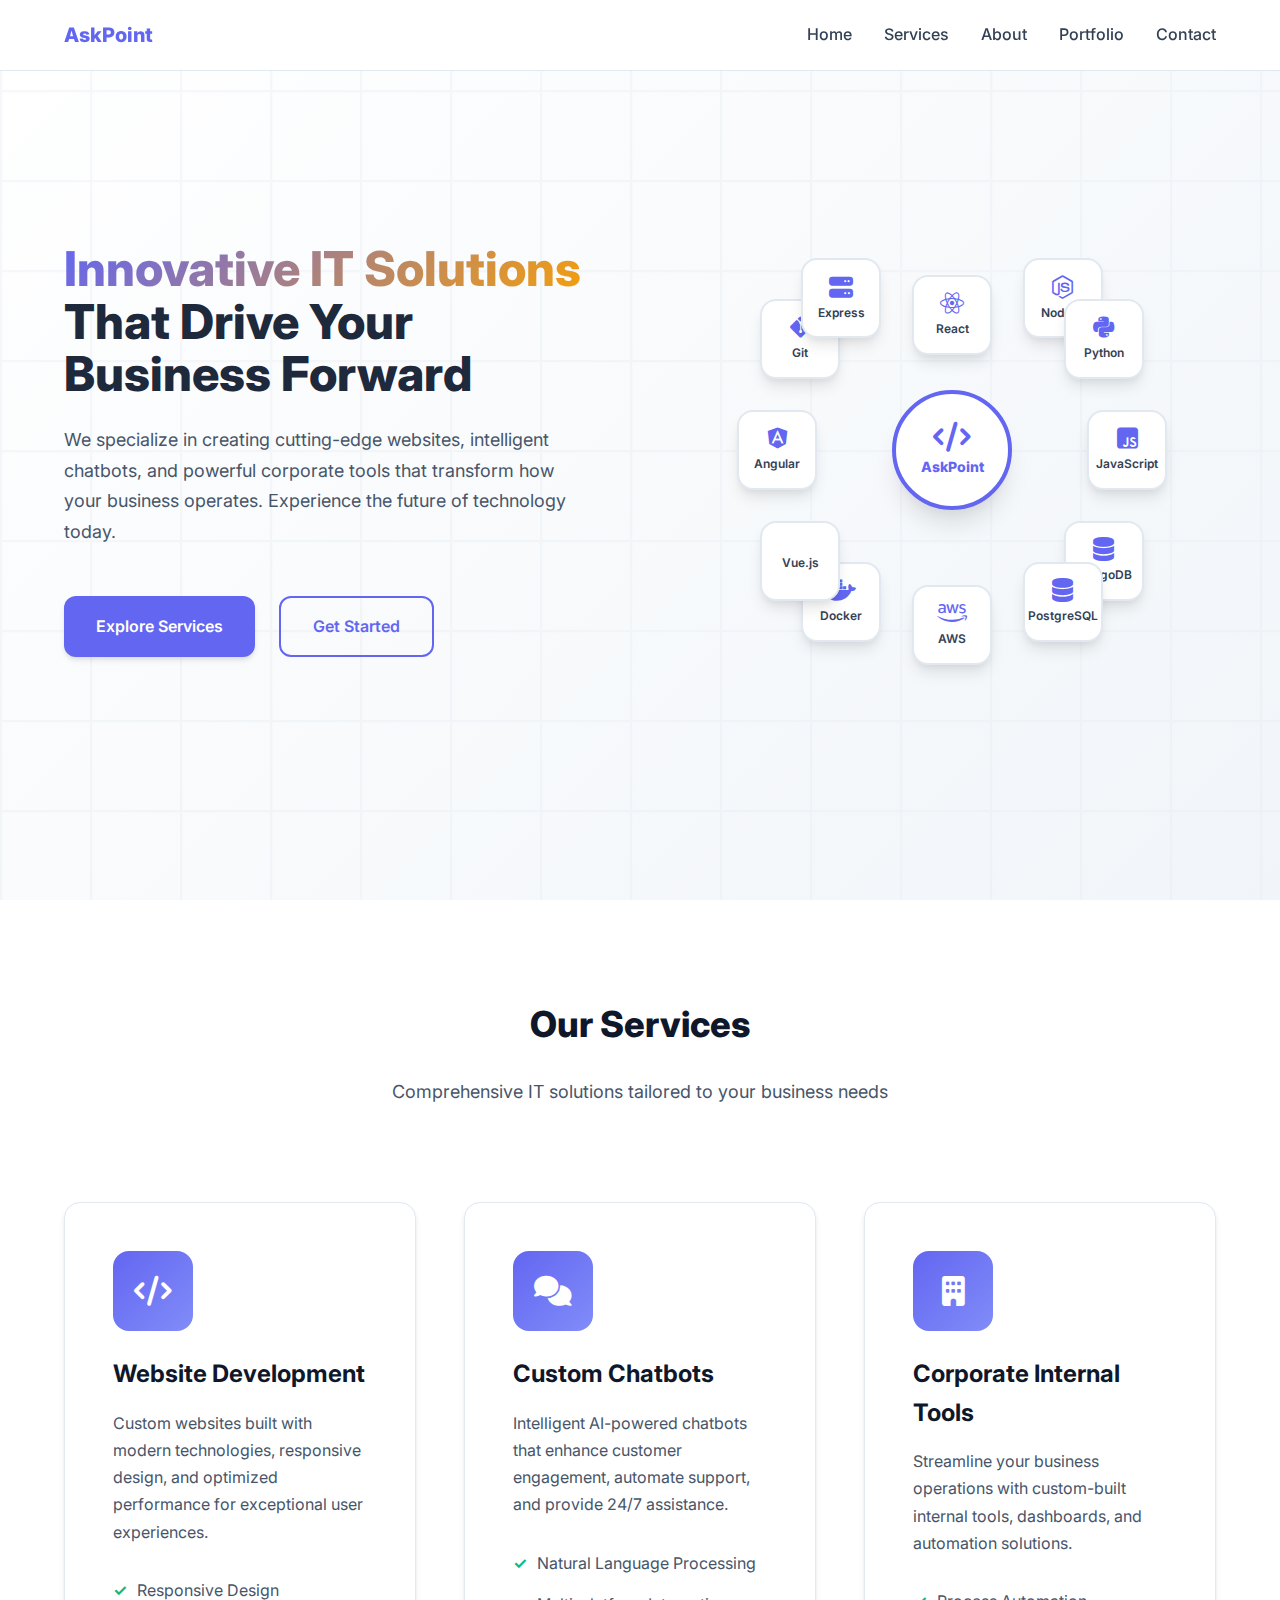
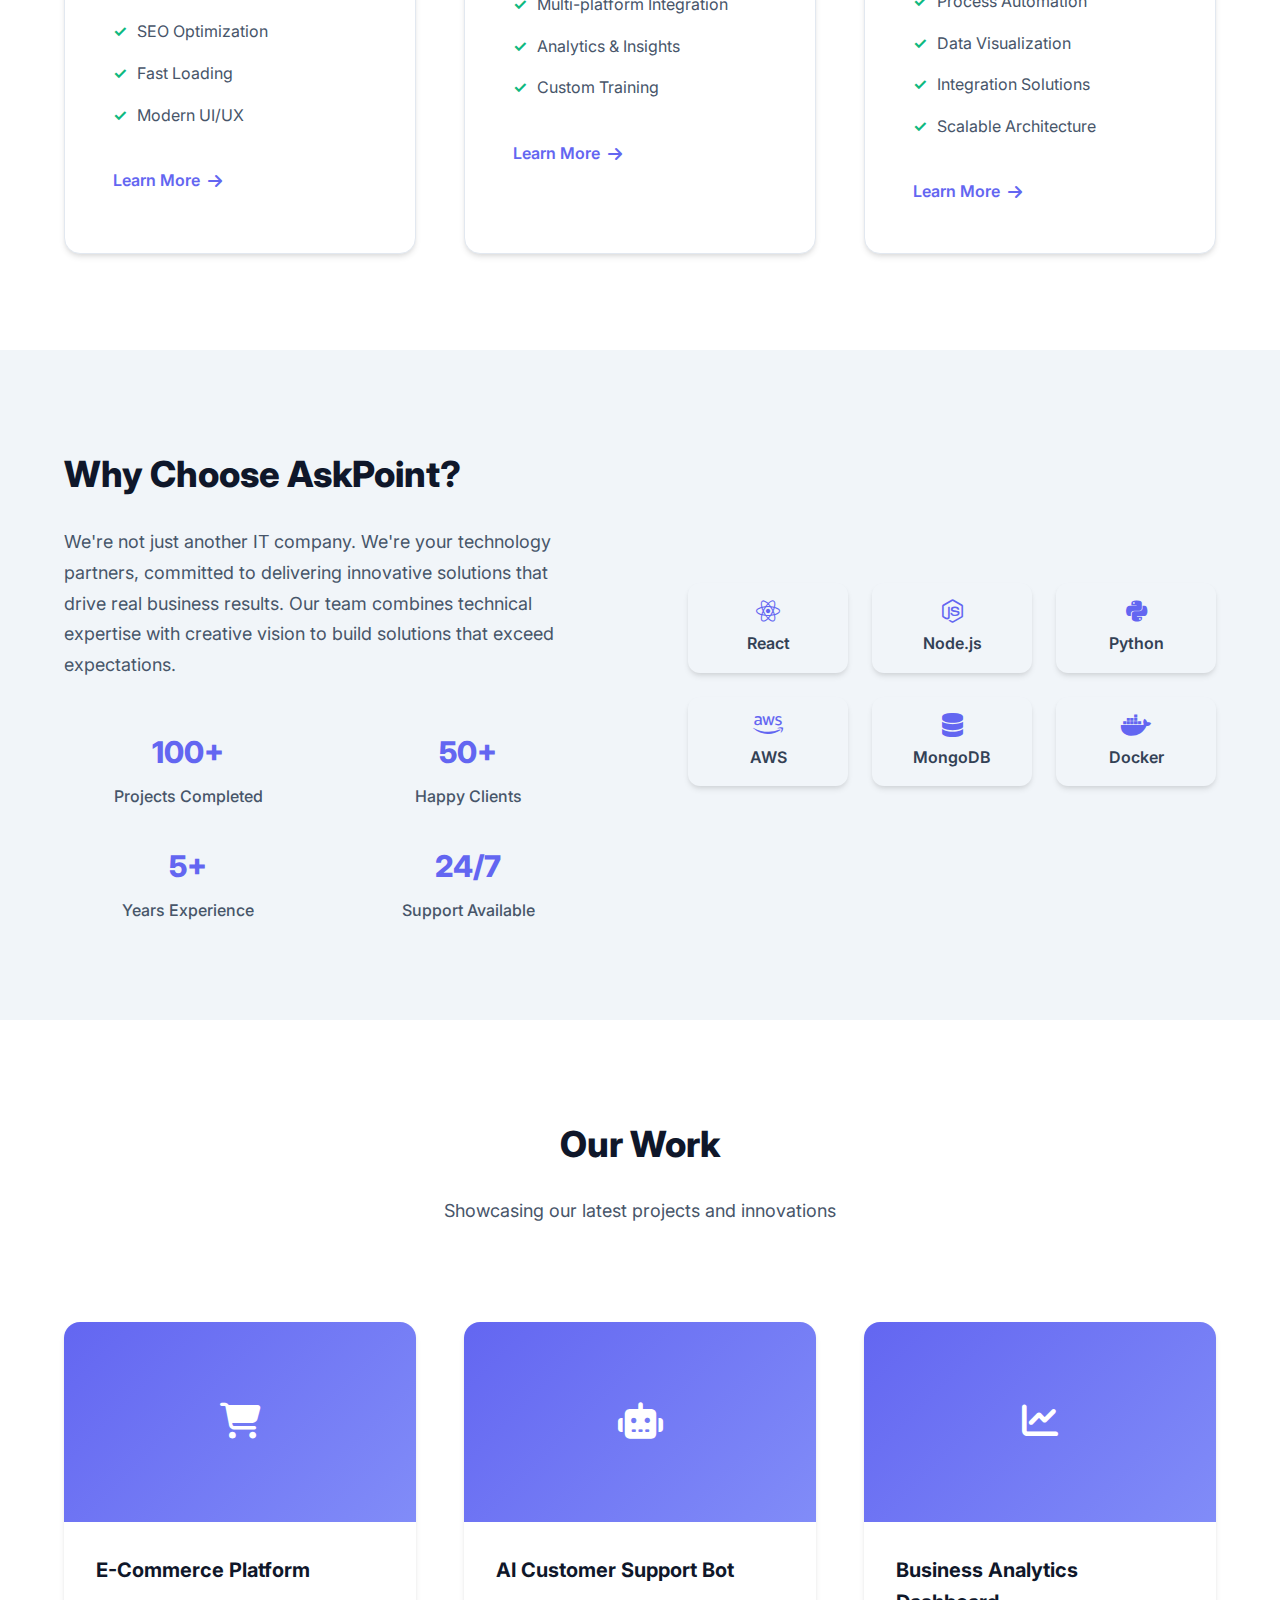
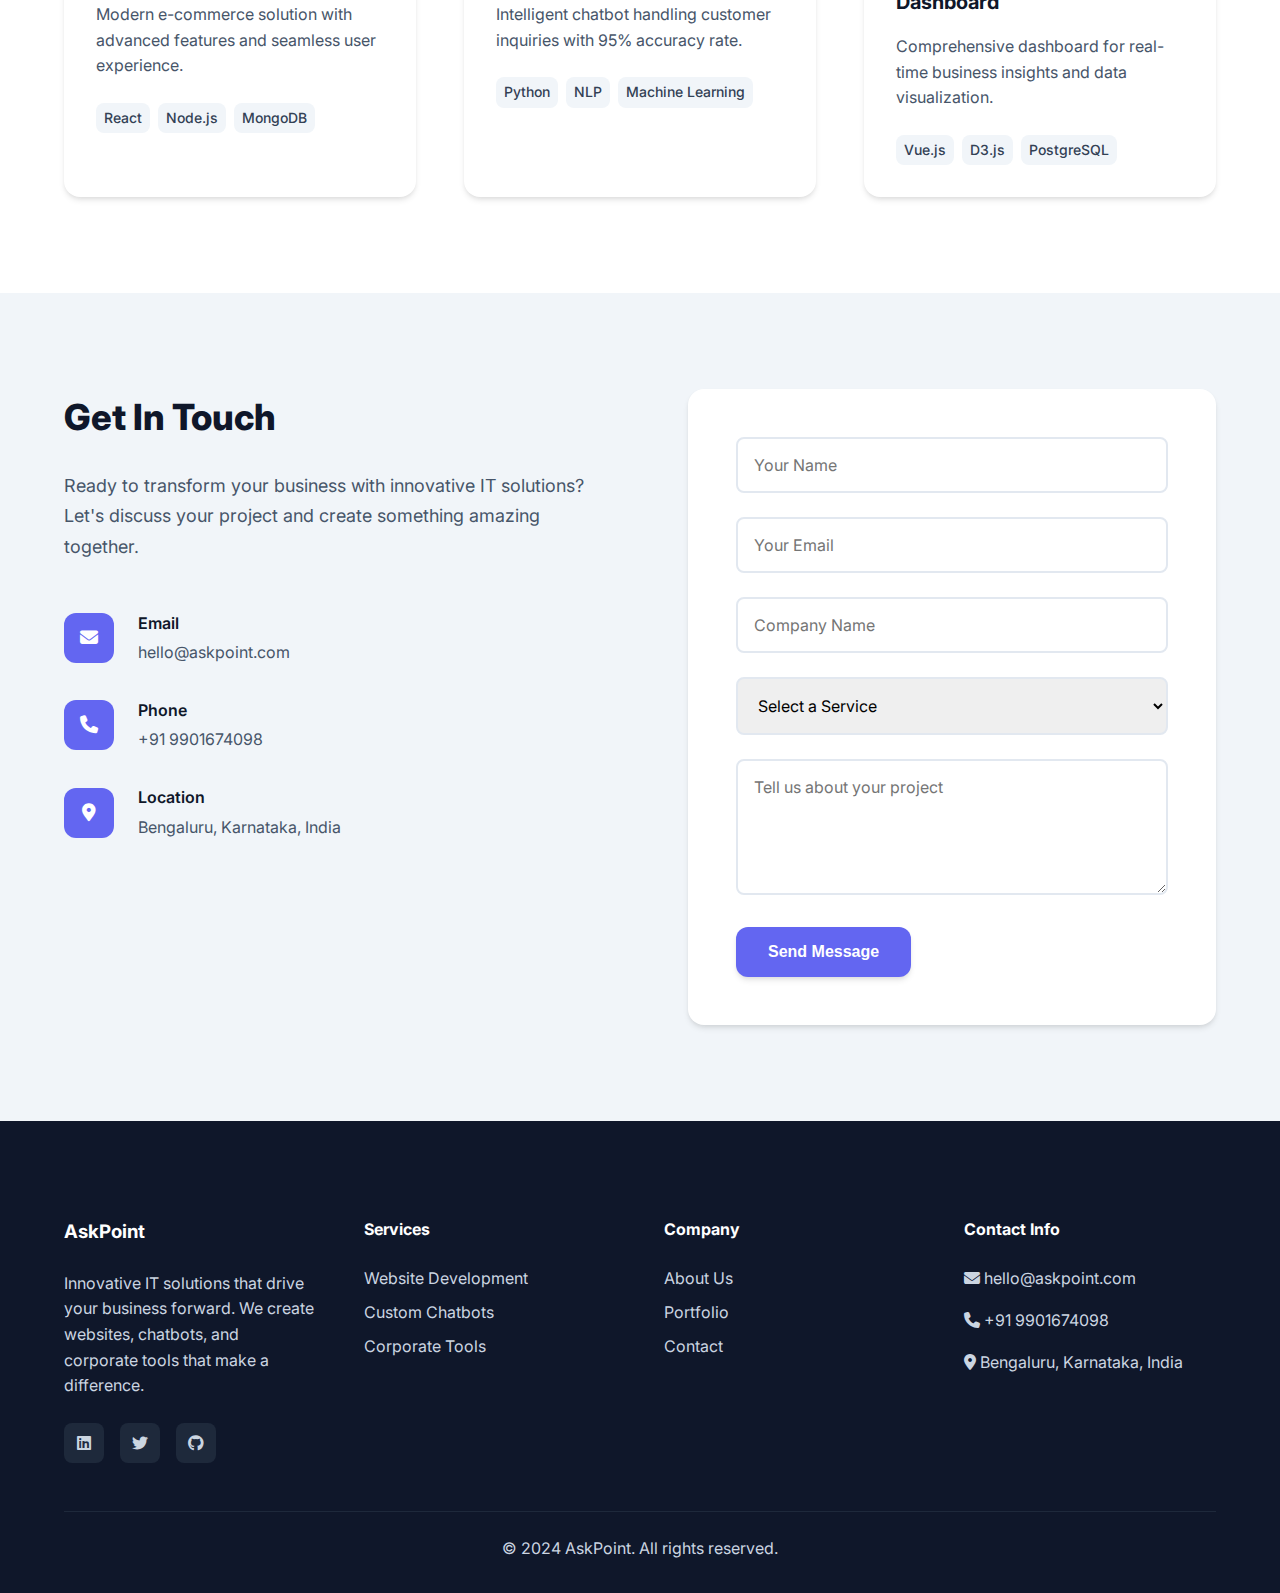
<file: index.html>
<!DOCTYPE html>
<html lang="en">
<head>
    <meta charset="UTF-8">
    <meta name="viewport" content="width=device-width, initial-scale=1.0">
    <meta name="description" content="AskPoint - Leading IT company specializing in website development, custom chatbots, and corporate internal tools. Innovative solutions for modern businesses.">
    <meta name="keywords" content="IT company, website development, custom chatbots, corporate tools, web design, software development, digital solutions">
    <meta name="author" content="AskPoint">
    <meta property="og:title" content="AskPoint - Innovative IT Solutions">
    <meta property="og:description" content="Leading IT company providing website development, custom chatbots, and corporate internal tools.">
    <meta property="og:type" content="website">
    <meta property="og:url" content="https://askpoint.com">
    <meta name="twitter:card" content="summary_large_image">
    <meta name="twitter:title" content="AskPoint - Innovative IT Solutions">
    <meta name="twitter:description" content="Leading IT company providing website development, custom chatbots, and corporate internal tools.">
    
    <title>AskPoint - Innovative IT Solutions | Website Development, Chatbots & Corporate Tools</title>
    
    <link rel="stylesheet" href="styles.css">
    <link rel="preconnect" href="https://fonts.googleapis.com">
    <link rel="preconnect" href="https://fonts.gstatic.com" crossorigin>
    <link href="https://fonts.googleapis.com/css2?family=Inter:wght@300;400;500;600;700;800&display=swap" rel="stylesheet">
    <link rel="stylesheet" href="https://cdnjs.cloudflare.com/ajax/libs/font-awesome/6.4.0/css/all.min.css">
    
    <script type="application/ld+json">
    {
        "@context": "https://schema.org",
        "@type": "Organization",
        "name": "AskPoint",
        "description": "Leading IT company specializing in website development, custom chatbots, and corporate internal tools",
        "url": "https://askpoint.com",
        "logo": "https://askpoint.com/logo.png",
        "contactPoint": {
            "@type": "ContactPoint",
            "telephone": "+1-555-ASK-POINT",
            "contactType": "customer service"
        },
        "sameAs": [
            "https://linkedin.com/company/askpoint",
            "https://twitter.com/askpoint"
        ]
    }
    </script>
</head>
<body>
    <!-- Navigation -->
    <nav class="navbar" id="navbar">
        <div class="nav-container">
            <div class="nav-logo">
                <h2>AskPoint</h2>
            </div>
            <div class="nav-menu" id="nav-menu">
                <a href="#home" class="nav-link">Home</a>
                <a href="#services" class="nav-link">Services</a>
                <a href="#about" class="nav-link">About</a>
                <a href="#portfolio" class="nav-link">Portfolio</a>
                <a href="#contact" class="nav-link">Contact</a>
            </div>
            <div class="nav-toggle" id="nav-toggle">
                <span class="bar"></span>
                <span class="bar"></span>
                <span class="bar"></span>
            </div>
        </div>
    </nav>

    <!-- Hero Section -->
    <section id="home" class="hero">
        <div class="hero-container">
            <div class="hero-content">
                <h1 class="hero-title">
                    <span class="gradient-text">Innovative IT Solutions</span>
                    <br>That Drive Your Business Forward
                </h1>
                <p class="hero-description">
                    We specialize in creating cutting-edge websites, intelligent chatbots, and powerful corporate tools that transform how your business operates. Experience the future of technology today.
                </p>
                <div class="hero-buttons">
                    <a href="#services" class="btn btn-primary">Explore Services</a>
                    <a href="#contact" class="btn btn-secondary">Get Started</a>
                </div>
            </div>
            <div class="hero-visual">
                <div class="tech-orbit">
                    <div class="orbit-center">
                        <div class="center-logo">
                            <i class="fas fa-code"></i>
                            <span>AskPoint</span>
                        </div>
                    </div>
                    <div class="orbit-item orbit-1">
                        <i class="fab fa-react"></i>
                        <span>React</span>
                    </div>
                    <div class="orbit-item orbit-2">
                        <i class="fab fa-node-js"></i>
                        <span>Node.js</span>
                    </div>
                    <div class="orbit-item orbit-3">
                        <i class="fab fa-python"></i>
                        <span>Python</span>
                    </div>
                    <div class="orbit-item orbit-4">
                        <i class="fab fa-js-square"></i>
                        <span>JavaScript</span>
                    </div>
                    <div class="orbit-item orbit-5">
                        <i class="fas fa-database"></i>
                        <span>MongoDB</span>
                    </div>
                    <div class="orbit-item orbit-6">
                        <i class="fas fa-database"></i>
                        <span>PostgreSQL</span>
                    </div>
                    <div class="orbit-item orbit-7">
                        <i class="fab fa-aws"></i>
                        <span>AWS</span>
                    </div>
                    <div class="orbit-item orbit-8">
                        <i class="fab fa-docker"></i>
                        <span>Docker</span>
                    </div>
                    <div class="orbit-item orbit-9">
                        <i class="fab fa-vue"></i>
                        <span>Vue.js</span>
                    </div>
                    <div class="orbit-item orbit-10">
                        <i class="fab fa-angular"></i>
                        <span>Angular</span>
                    </div>
                    <div class="orbit-item orbit-11">
                        <i class="fab fa-git-alt"></i>
                        <span>Git</span>
                    </div>
                    <div class="orbit-item orbit-12">
                        <i class="fas fa-server"></i>
                        <span>Express</span>
                    </div>
                </div>
            </div>
        </div>
    </section>

    <!-- Services Section -->
    <section id="services" class="services">
        <div class="container">
            <div class="section-header">
                <h2 class="section-title">Our Services</h2>
                <p class="section-description">Comprehensive IT solutions tailored to your business needs</p>
            </div>
            <div class="services-grid">
                <div class="service-card">
                    <div class="service-icon">
                        <i class="fas fa-code"></i>
                    </div>
                    <h3>Website Development</h3>
                    <p>Custom websites built with modern technologies, responsive design, and optimized performance for exceptional user experiences.</p>
                    <ul class="service-features">
                        <li>Responsive Design</li>
                        <li>SEO Optimization</li>
                        <li>Fast Loading</li>
                        <li>Modern UI/UX</li>
                    </ul>
                    <a href="services/websites.html" class="service-link">Learn More <i class="fas fa-arrow-right"></i></a>
                </div>
                
                <div class="service-card">
                    <div class="service-icon">
                        <i class="fas fa-comments"></i>
                    </div>
                    <h3>Custom Chatbots</h3>
                    <p>Intelligent AI-powered chatbots that enhance customer engagement, automate support, and provide 24/7 assistance.</p>
                    <ul class="service-features">
                        <li>Natural Language Processing</li>
                        <li>Multi-platform Integration</li>
                        <li>Analytics & Insights</li>
                        <li>Custom Training</li>
                    </ul>
                    <a href="services/chatbots.html" class="service-link">Learn More <i class="fas fa-arrow-right"></i></a>
                </div>
                
                <div class="service-card">
                    <div class="service-icon">
                        <i class="fas fa-building"></i>
                    </div>
                    <h3>Corporate Internal Tools</h3>
                    <p>Streamline your business operations with custom-built internal tools, dashboards, and automation solutions.</p>
                    <ul class="service-features">
                        <li>Process Automation</li>
                        <li>Data Visualization</li>
                        <li>Integration Solutions</li>
                        <li>Scalable Architecture</li>
                    </ul>
                    <a href="services/corporate-tools.html" class="service-link">Learn More <i class="fas fa-arrow-right"></i></a>
                </div>
            </div>
        </div>
    </section>

    <!-- About Section -->
    <section id="about" class="about">
        <div class="container">
            <div class="about-content">
                <div class="about-text">
                    <h2 class="section-title">Why Choose AskPoint?</h2>
                    <p class="about-description">
                        We're not just another IT company. We're your technology partners, committed to delivering innovative solutions that drive real business results. Our team combines technical expertise with creative vision to build solutions that exceed expectations.
                    </p>
                    <div class="stats-grid">
                        <div class="stat">
                            <h3>100+</h3>
                            <p>Projects Completed</p>
                        </div>
                        <div class="stat">
                            <h3>50+</h3>
                            <p>Happy Clients</p>
                        </div>
                        <div class="stat">
                            <h3>5+</h3>
                            <p>Years Experience</p>
                        </div>
                        <div class="stat">
                            <h3>24/7</h3>
                            <p>Support Available</p>
                        </div>
                    </div>
                </div>
                <div class="about-visual">
                    <div class="tech-stack">
                        <div class="tech-item">
                            <i class="fab fa-react"></i>
                            <span>React</span>
                        </div>
                        <div class="tech-item">
                            <i class="fab fa-node-js"></i>
                            <span>Node.js</span>
                        </div>
                        <div class="tech-item">
                            <i class="fab fa-python"></i>
                            <span>Python</span>
                        </div>
                        <div class="tech-item">
                            <i class="fab fa-aws"></i>
                            <span>AWS</span>
                        </div>
                        <div class="tech-item">
                            <i class="fas fa-database"></i>
                            <span>MongoDB</span>
                        </div>
                        <div class="tech-item">
                            <i class="fab fa-docker"></i>
                            <span>Docker</span>
                        </div>
                    </div>
                </div>
            </div>
        </div>
    </section>

    <!-- Portfolio Section -->
    <section id="portfolio" class="portfolio">
        <div class="container">
            <div class="section-header">
                <h2 class="section-title">Our Work</h2>
                <p class="section-description">Showcasing our latest projects and innovations</p>
            </div>
            <div class="portfolio-grid">
                <div class="portfolio-item">
                    <div class="portfolio-image">
                        <div class="portfolio-placeholder">
                            <i class="fas fa-shopping-cart"></i>
                        </div>
                    </div>
                    <div class="portfolio-content">
                        <h3>E-Commerce Platform</h3>
                        <p>Modern e-commerce solution with advanced features and seamless user experience.</p>
                        <div class="portfolio-tags">
                            <span class="tag">React</span>
                            <span class="tag">Node.js</span>
                            <span class="tag">MongoDB</span>
                        </div>
                    </div>
                </div>
                
                <div class="portfolio-item">
                    <div class="portfolio-image">
                        <div class="portfolio-placeholder">
                            <i class="fas fa-robot"></i>
                        </div>
                    </div>
                    <div class="portfolio-content">
                        <h3>AI Customer Support Bot</h3>
                        <p>Intelligent chatbot handling customer inquiries with 95% accuracy rate.</p>
                        <div class="portfolio-tags">
                            <span class="tag">Python</span>
                            <span class="tag">NLP</span>
                            <span class="tag">Machine Learning</span>
                        </div>
                    </div>
                </div>
                
                <div class="portfolio-item">
                    <div class="portfolio-image">
                        <div class="portfolio-placeholder">
                            <i class="fas fa-chart-line"></i>
                        </div>
                    </div>
                    <div class="portfolio-content">
                        <h3>Business Analytics Dashboard</h3>
                        <p>Comprehensive dashboard for real-time business insights and data visualization.</p>
                        <div class="portfolio-tags">
                            <span class="tag">Vue.js</span>
                            <span class="tag">D3.js</span>
                            <span class="tag">PostgreSQL</span>
                        </div>
                    </div>
                </div>
            </div>
        </div>
    </section>

    <!-- Contact Section -->
    <section id="contact" class="contact">
        <div class="container">
            <div class="contact-content">
                <div class="contact-info">
                    <h2 class="section-title">Get In Touch</h2>
                    <p class="contact-description">
                        Ready to transform your business with innovative IT solutions? Let's discuss your project and create something amazing together.
                    </p>
                    <div class="contact-details">
                        <div class="contact-item">
                            <i class="fas fa-envelope"></i>
                            <div>
                                <h4>Email</h4>
                                <p>hello@askpoint.com</p>
                            </div>
                        </div>
                        <div class="contact-item">
                            <i class="fas fa-phone"></i>
                            <div>
                                <h4>Phone</h4>
                                <p>+91 9901674098</p>
                            </div>
                        </div>
                        <div class="contact-item">
                            <i class="fas fa-map-marker-alt"></i>
                            <div>
                                <h4>Location</h4>
                                <p>Bengaluru, Karnataka, India</p>
                            </div>
                        </div>
                    </div>
                </div>
                <div class="contact-form">
                    <form id="contactForm">
                        <div class="form-group">
                            <input type="text" id="name" name="name" placeholder="Your Name" required>
                        </div>
                        <div class="form-group">
                            <input type="email" id="email" name="email" placeholder="Your Email" required>
                        </div>
                        <div class="form-group">
                            <input type="text" id="company" name="company" placeholder="Company Name">
                        </div>
                        <div class="form-group">
                            <select id="service" name="service" required>
                                <option value="">Select a Service</option>
                                <option value="website">Website Development</option>
                                <option value="chatbot">Custom Chatbot</option>
                                <option value="corporate">Corporate Tools</option>
                                <option value="other">Other</option>
                            </select>
                        </div>
                        <div class="form-group">
                            <textarea id="message" name="message" placeholder="Tell us about your project" rows="5" required></textarea>
                        </div>
                        <button type="submit" class="btn btn-primary">Send Message</button>
                    </form>
                </div>
            </div>
        </div>
    </section>

    <!-- Footer -->
    <footer class="footer">
        <div class="container">
            <div class="footer-content">
                <div class="footer-section">
                    <h3>AskPoint</h3>
                    <p>Innovative IT solutions that drive your business forward. We create websites, chatbots, and corporate tools that make a difference.</p>
                    <div class="social-links">
                        <a href="#" class="social-link"><i class="fab fa-linkedin"></i></a>
                        <a href="#" class="social-link"><i class="fab fa-twitter"></i></a>
                        <a href="#" class="social-link"><i class="fab fa-github"></i></a>
                    </div>
                </div>
                <div class="footer-section">
                    <h4>Services</h4>
                    <ul>
                        <li><a href="services/websites.html">Website Development</a></li>
                        <li><a href="services/chatbots.html">Custom Chatbots</a></li>
                        <li><a href="services/corporate-tools.html">Corporate Tools</a></li>
                    </ul>
                </div>
                <div class="footer-section">
                    <h4>Company</h4>
                    <ul>
                        <li><a href="#about">About Us</a></li>
                        <li><a href="#portfolio">Portfolio</a></li>
                        <li><a href="#contact">Contact</a></li>
                    </ul>
                </div>
                <div class="footer-section">
                    <h4>Contact Info</h4>
                    <p><i class="fas fa-envelope"></i> hello@askpoint.com</p>
                    <p><i class="fas fa-phone"></i> +91 9901674098</p>
                    <p><i class="fas fa-map-marker-alt"></i> Bengaluru, Karnataka, India</p>
                </div>
            </div>
            <div class="footer-bottom">
                <p>&copy; 2024 AskPoint. All rights reserved.</p>
            </div>
        </div>
    </footer>

    <script src="script.js"></script>
</body>
</html>
</file>
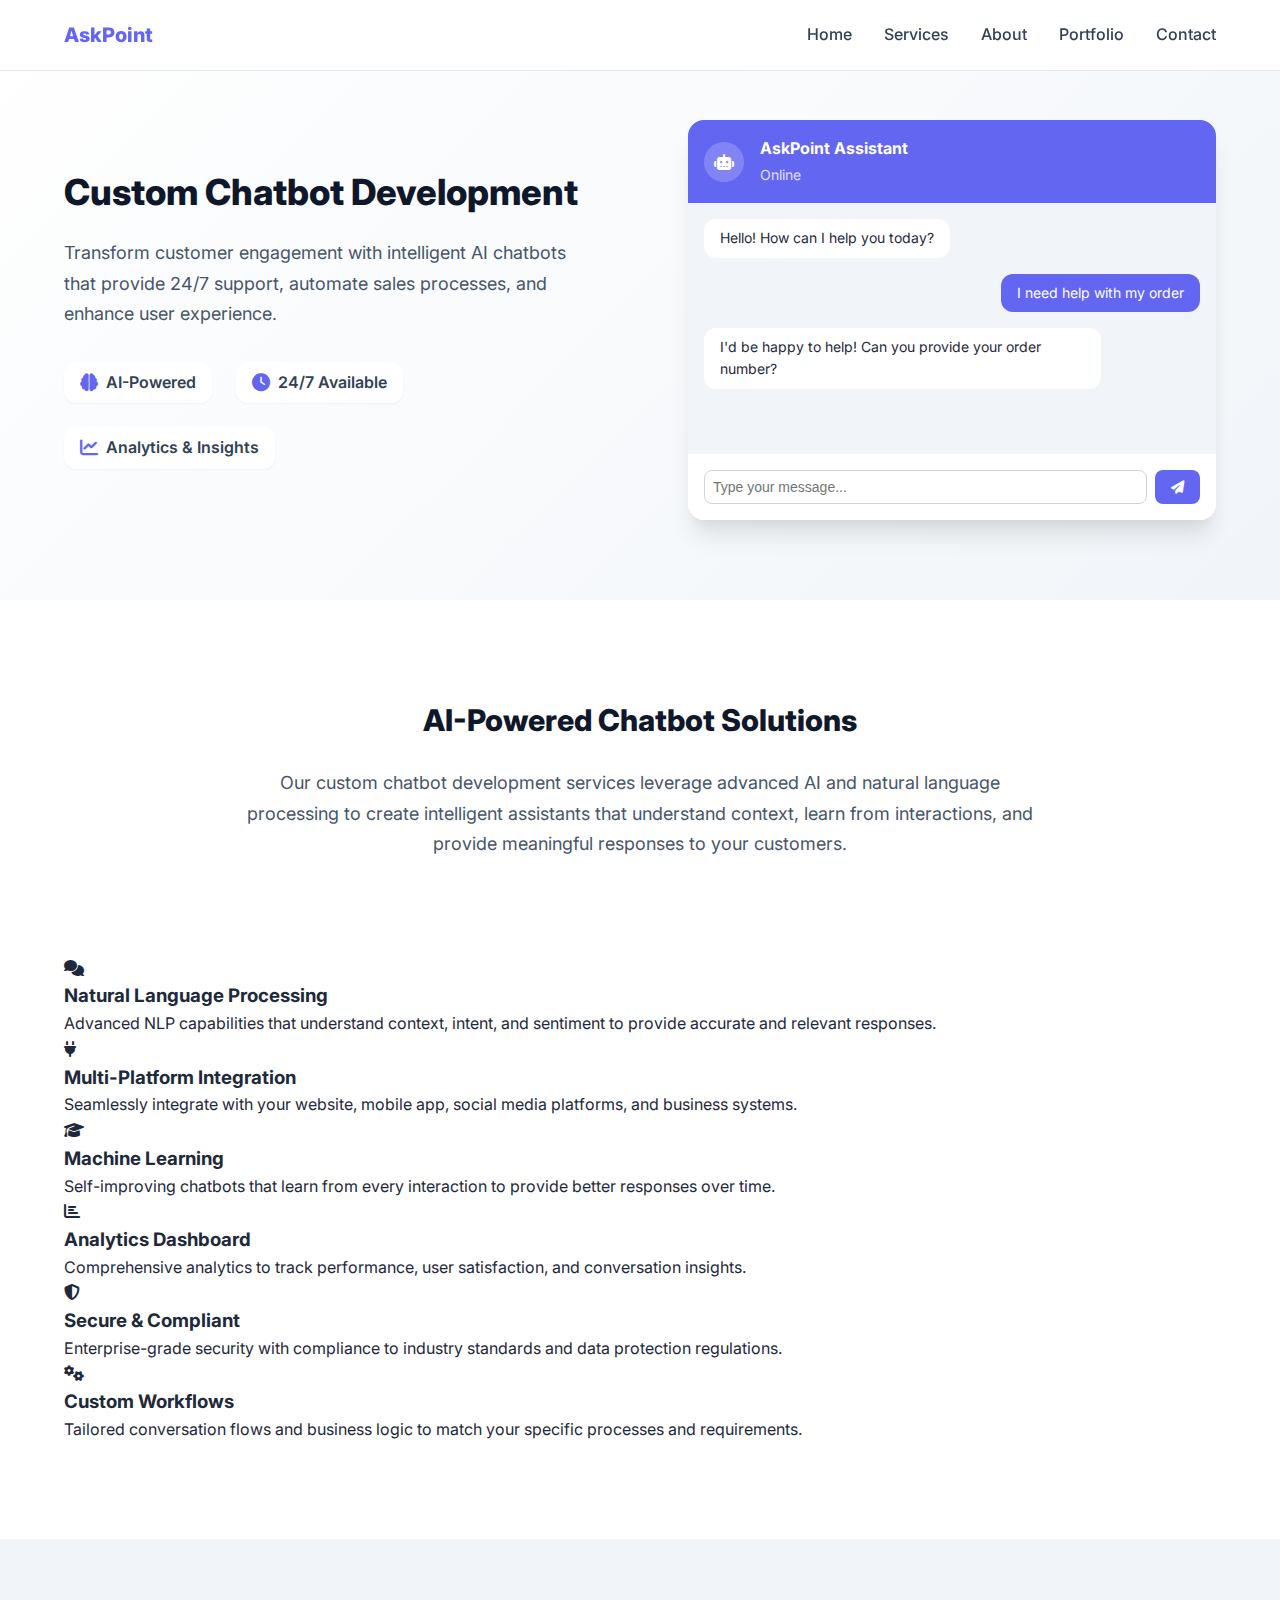
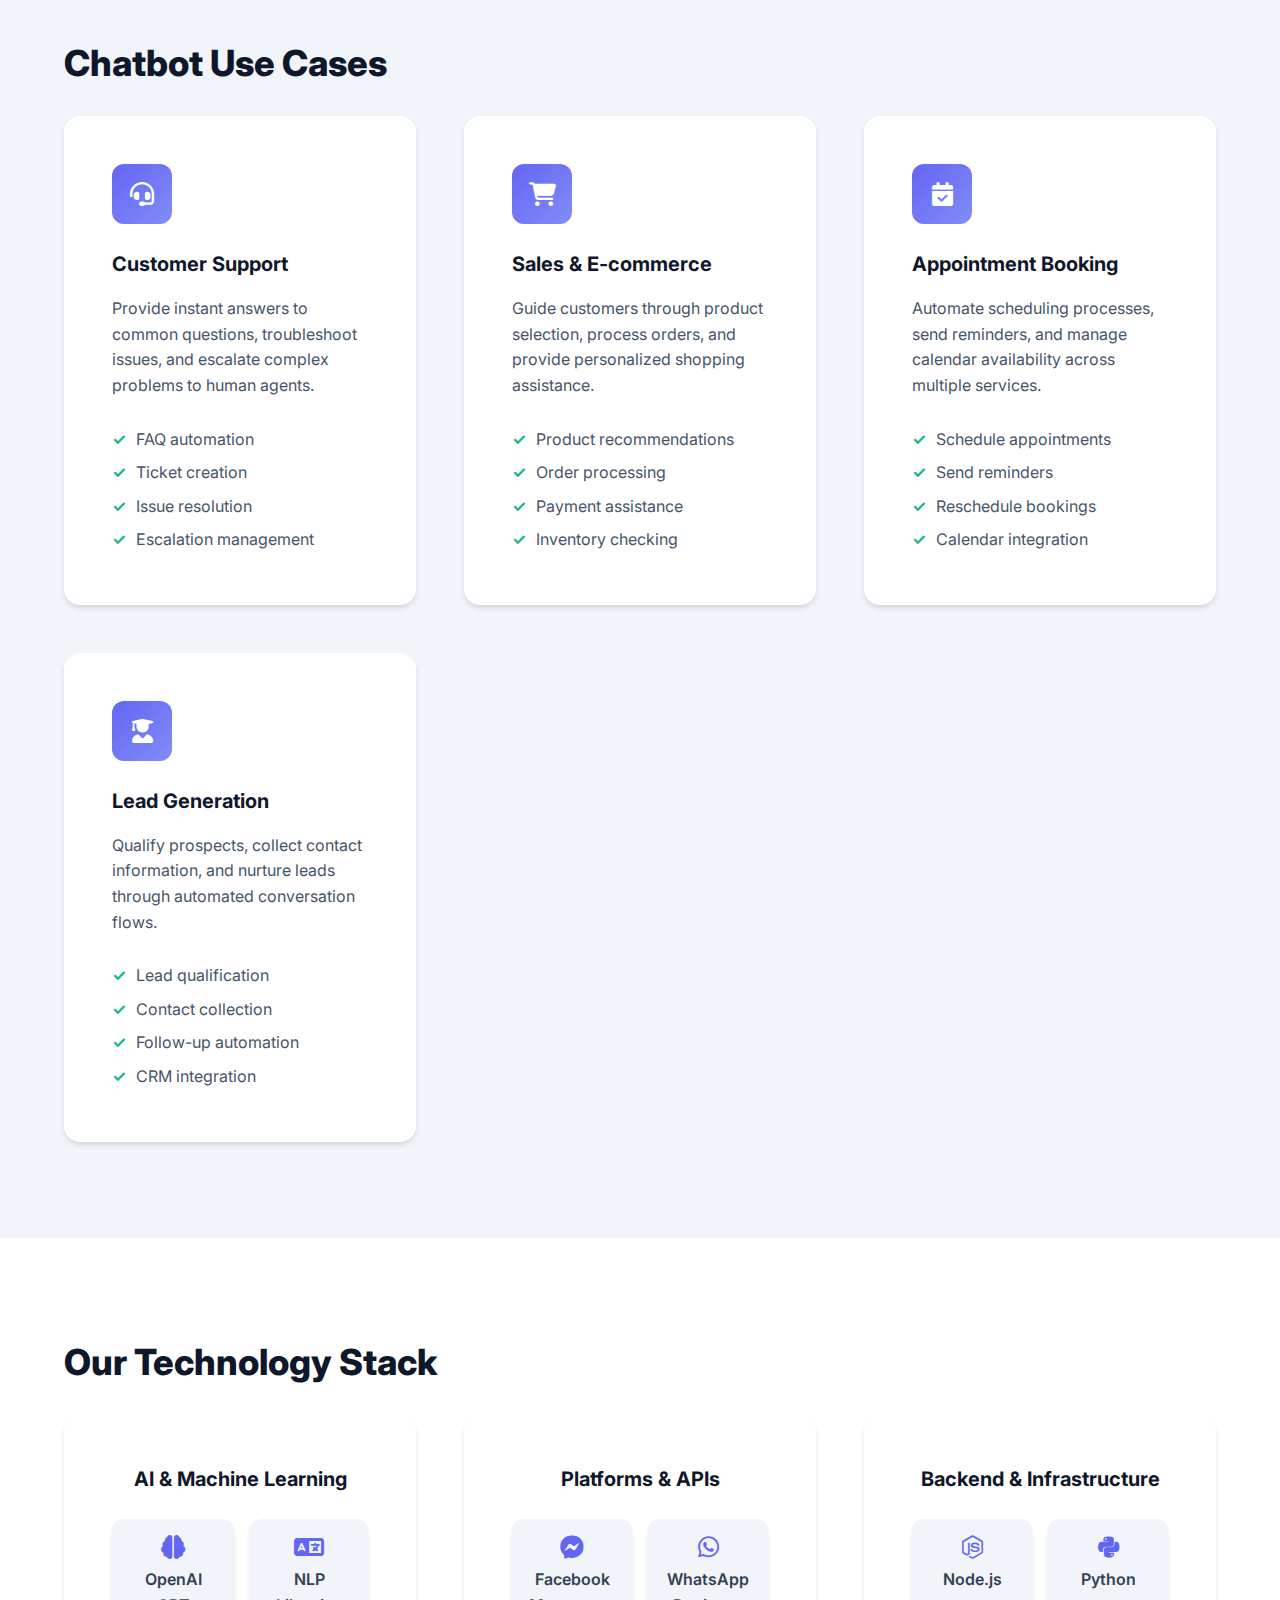
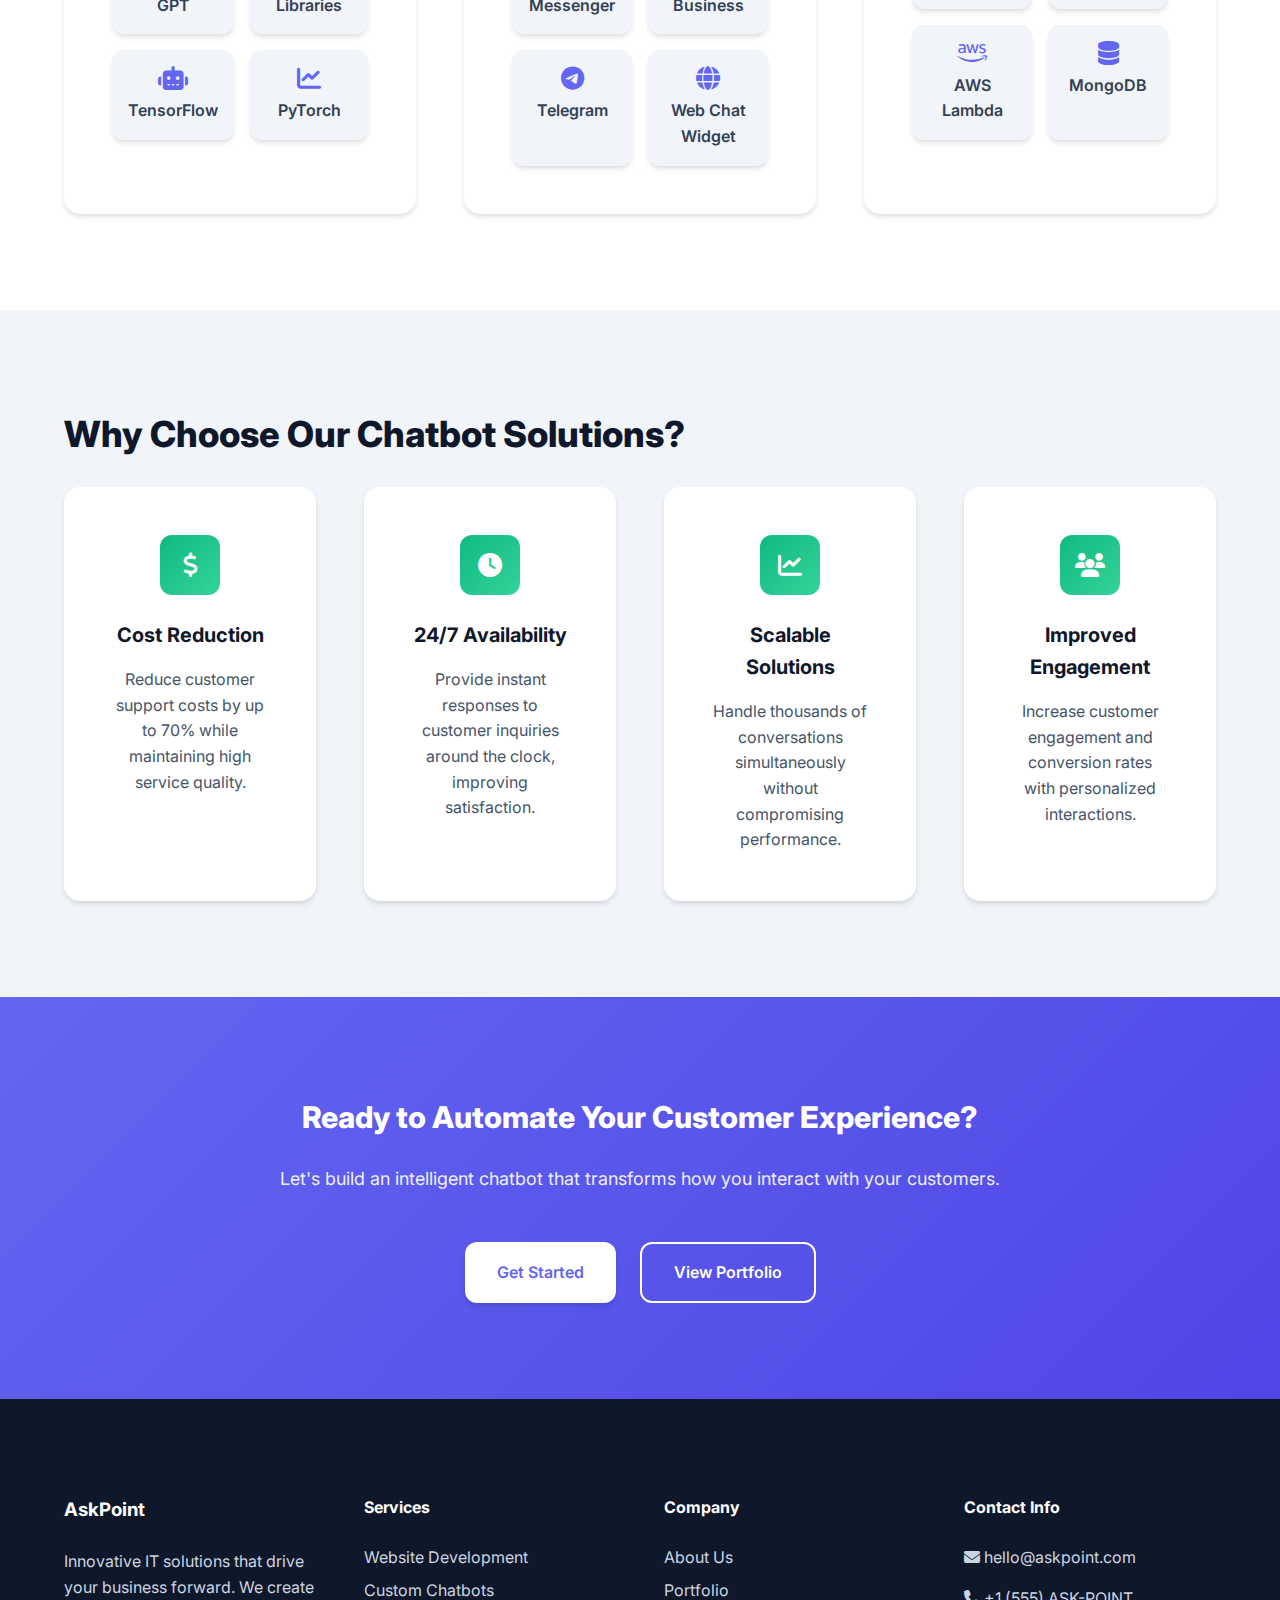
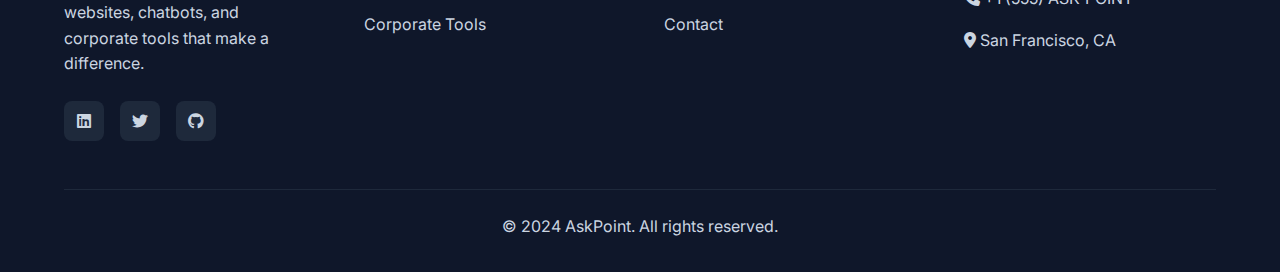
<file: services/chatbots.html>
<!DOCTYPE html>
<html lang="en">
<head>
    <meta charset="UTF-8">
    <meta name="viewport" content="width=device-width, initial-scale=1.0">
    <meta name="description" content="Custom AI chatbot development by AskPoint. Intelligent chatbots for customer support, sales automation, and business process optimization.">
    <meta name="keywords" content="AI chatbot, custom chatbot, chatbot development, AI assistant, customer support automation, chatbot services">
    <title>Custom Chatbot Development | AskPoint - AI-Powered Solutions</title>
    
    <link rel="stylesheet" href="../styles.css">
    <link rel="preconnect" href="https://fonts.googleapis.com">
    <link rel="preconnect" href="https://fonts.gstatic.com" crossorigin>
    <link href="https://fonts.googleapis.com/css2?family=Inter:wght@300;400;500;600;700;800&display=swap" rel="stylesheet">
    <link rel="stylesheet" href="https://cdnjs.cloudflare.com/ajax/libs/font-awesome/6.4.0/css/all.min.css">
</head>
<body>
    <!-- Navigation -->
    <nav class="navbar" id="navbar">
        <div class="nav-container">
            <div class="nav-logo">
                <a href="../index.html" style="text-decoration: none; color: inherit;">
                    <h2>AskPoint</h2>
                </a>
            </div>
            <div class="nav-menu" id="nav-menu">
                <a href="../index.html" class="nav-link">Home</a>
                <a href="../index.html#services" class="nav-link">Services</a>
                <a href="../index.html#about" class="nav-link">About</a>
                <a href="../index.html#portfolio" class="nav-link">Portfolio</a>
                <a href="../index.html#contact" class="nav-link">Contact</a>
            </div>
            <div class="nav-toggle" id="nav-toggle">
                <span class="bar"></span>
                <span class="bar"></span>
                <span class="bar"></span>
            </div>
        </div>
    </nav>

    <!-- Service Hero Section -->
    <section class="service-hero">
        <div class="container">
            <div class="service-hero-content">
                <div class="service-hero-text">
                    <h1>Custom Chatbot Development</h1>
                    <p>Transform customer engagement with intelligent AI chatbots that provide 24/7 support, automate sales processes, and enhance user experience.</p>
                    <div class="service-hero-features">
                        <div class="feature-item">
                            <i class="fas fa-brain"></i>
                            <span>AI-Powered</span>
                        </div>
                        <div class="feature-item">
                            <i class="fas fa-clock"></i>
                            <span>24/7 Available</span>
                        </div>
                        <div class="feature-item">
                            <i class="fas fa-chart-line"></i>
                            <span>Analytics & Insights</span>
                        </div>
                    </div>
                </div>
                <div class="service-hero-visual">
                    <div class="chatbot-demo">
                        <div class="chat-window">
                            <div class="chat-header">
                                <div class="chat-avatar">
                                    <i class="fas fa-robot"></i>
                                </div>
                                <div class="chat-info">
                                    <h4>AskPoint Assistant</h4>
                                    <span class="status">Online</span>
                                </div>
                            </div>
                            <div class="chat-messages">
                                <div class="message bot-message">
                                    <p>Hello! How can I help you today?</p>
                                </div>
                                <div class="message user-message">
                                    <p>I need help with my order</p>
                                </div>
                                <div class="message bot-message">
                                    <p>I'd be happy to help! Can you provide your order number?</p>
                                </div>
                            </div>
                            <div class="chat-input">
                                <input type="text" placeholder="Type your message...">
                                <button><i class="fas fa-paper-plane"></i></button>
                            </div>
                        </div>
                    </div>
                </div>
            </div>
        </div>
    </section>

    <!-- Service Details Section -->
    <section class="service-details">
        <div class="container">
            <div class="service-details-content">
                <div class="service-overview">
                    <h2>AI-Powered Chatbot Solutions</h2>
                    <p>Our custom chatbot development services leverage advanced AI and natural language processing to create intelligent assistants that understand context, learn from interactions, and provide meaningful responses to your customers.</p>
                </div>
                
                <div class="service-features-grid">
                    <div class="feature-card">
                        <div class="feature-icon">
                            <i class="fas fa-comments"></i>
                        </div>
                        <h3>Natural Language Processing</h3>
                        <p>Advanced NLP capabilities that understand context, intent, and sentiment to provide accurate and relevant responses.</p>
                    </div>
                    
                    <div class="feature-card">
                        <div class="feature-icon">
                            <i class="fas fa-plug"></i>
                        </div>
                        <h3>Multi-Platform Integration</h3>
                        <p>Seamlessly integrate with your website, mobile app, social media platforms, and business systems.</p>
                    </div>
                    
                    <div class="feature-card">
                        <div class="feature-icon">
                            <i class="fas fa-graduation-cap"></i>
                        </div>
                        <h3>Machine Learning</h3>
                        <p>Self-improving chatbots that learn from every interaction to provide better responses over time.</p>
                    </div>
                    
                    <div class="feature-card">
                        <div class="feature-icon">
                            <i class="fas fa-chart-bar"></i>
                        </div>
                        <h3>Analytics Dashboard</h3>
                        <p>Comprehensive analytics to track performance, user satisfaction, and conversation insights.</p>
                    </div>
                    
                    <div class="feature-card">
                        <div class="feature-icon">
                            <i class="fas fa-shield-alt"></i>
                        </div>
                        <h3>Secure & Compliant</h3>
                        <p>Enterprise-grade security with compliance to industry standards and data protection regulations.</p>
                    </div>
                    
                    <div class="feature-card">
                        <div class="feature-icon">
                            <i class="fas fa-cogs"></i>
                        </div>
                        <h3>Custom Workflows</h3>
                        <p>Tailored conversation flows and business logic to match your specific processes and requirements.</p>
                    </div>
                </div>
            </div>
        </div>
    </section>

    <!-- Use Cases Section -->
    <section class="use-cases-section">
        <div class="container">
            <h2 class="section-title">Chatbot Use Cases</h2>
            <div class="use-cases-grid">
                <div class="use-case-card">
                    <div class="use-case-icon">
                        <i class="fas fa-headset"></i>
                    </div>
                    <h3>Customer Support</h3>
                    <p>Provide instant answers to common questions, troubleshoot issues, and escalate complex problems to human agents.</p>
                    <ul>
                        <li>FAQ automation</li>
                        <li>Ticket creation</li>
                        <li>Issue resolution</li>
                        <li>Escalation management</li>
                    </ul>
                </div>
                
                <div class="use-case-card">
                    <div class="use-case-icon">
                        <i class="fas fa-shopping-cart"></i>
                    </div>
                    <h3>Sales & E-commerce</h3>
                    <p>Guide customers through product selection, process orders, and provide personalized shopping assistance.</p>
                    <ul>
                        <li>Product recommendations</li>
                        <li>Order processing</li>
                        <li>Payment assistance</li>
                        <li>Inventory checking</li>
                    </ul>
                </div>
                
                <div class="use-case-card">
                    <div class="use-case-icon">
                        <i class="fas fa-calendar-check"></i>
                    </div>
                    <h3>Appointment Booking</h3>
                    <p>Automate scheduling processes, send reminders, and manage calendar availability across multiple services.</p>
                    <ul>
                        <li>Schedule appointments</li>
                        <li>Send reminders</li>
                        <li>Reschedule bookings</li>
                        <li>Calendar integration</li>
                    </ul>
                </div>
                
                <div class="use-case-card">
                    <div class="use-case-icon">
                        <i class="fas fa-user-graduate"></i>
                    </div>
                    <h3>Lead Generation</h3>
                    <p>Qualify prospects, collect contact information, and nurture leads through automated conversation flows.</p>
                    <ul>
                        <li>Lead qualification</li>
                        <li>Contact collection</li>
                        <li>Follow-up automation</li>
                        <li>CRM integration</li>
                    </ul>
                </div>
            </div>
        </div>
    </section>

    <!-- Technology Stack Section -->
    <section class="tech-stack-section">
        <div class="container">
            <h2 class="section-title">Our Technology Stack</h2>
            <div class="tech-categories">
                <div class="tech-category">
                    <h3>AI & Machine Learning</h3>
                    <div class="tech-items">
                        <div class="tech-item">
                            <i class="fas fa-brain"></i>
                            <span>OpenAI GPT</span>
                        </div>
                        <div class="tech-item">
                            <i class="fas fa-language"></i>
                            <span>NLP Libraries</span>
                        </div>
                        <div class="tech-item">
                            <i class="fas fa-robot"></i>
                            <span>TensorFlow</span>
                        </div>
                        <div class="tech-item">
                            <i class="fas fa-chart-line"></i>
                            <span>PyTorch</span>
                        </div>
                    </div>
                </div>
                
                <div class="tech-category">
                    <h3>Platforms & APIs</h3>
                    <div class="tech-items">
                        <div class="tech-item">
                            <i class="fab fa-facebook-messenger"></i>
                            <span>Facebook Messenger</span>
                        </div>
                        <div class="tech-item">
                            <i class="fab fa-whatsapp"></i>
                            <span>WhatsApp Business</span>
                        </div>
                        <div class="tech-item">
                            <i class="fab fa-telegram"></i>
                            <span>Telegram</span>
                        </div>
                        <div class="tech-item">
                            <i class="fas fa-globe"></i>
                            <span>Web Chat Widget</span>
                        </div>
                    </div>
                </div>
                
                <div class="tech-category">
                    <h3>Backend & Infrastructure</h3>
                    <div class="tech-items">
                        <div class="tech-item">
                            <i class="fab fa-node-js"></i>
                            <span>Node.js</span>
                        </div>
                        <div class="tech-item">
                            <i class="fab fa-python"></i>
                            <span>Python</span>
                        </div>
                        <div class="tech-item">
                            <i class="fab fa-aws"></i>
                            <span>AWS Lambda</span>
                        </div>
                        <div class="tech-item">
                            <i class="fas fa-database"></i>
                            <span>MongoDB</span>
                        </div>
                    </div>
                </div>
            </div>
        </div>
    </section>

    <!-- Benefits Section -->
    <section class="benefits-section">
        <div class="container">
            <h2 class="section-title">Why Choose Our Chatbot Solutions?</h2>
            <div class="benefits-grid">
                <div class="benefit-item">
                    <div class="benefit-icon">
                        <i class="fas fa-dollar-sign"></i>
                    </div>
                    <h3>Cost Reduction</h3>
                    <p>Reduce customer support costs by up to 70% while maintaining high service quality.</p>
                </div>
                
                <div class="benefit-item">
                    <div class="benefit-icon">
                        <i class="fas fa-clock"></i>
                    </div>
                    <h3>24/7 Availability</h3>
                    <p>Provide instant responses to customer inquiries around the clock, improving satisfaction.</p>
                </div>
                
                <div class="benefit-item">
                    <div class="benefit-icon">
                        <i class="fas fa-chart-line"></i>
                    </div>
                    <h3>Scalable Solutions</h3>
                    <p>Handle thousands of conversations simultaneously without compromising performance.</p>
                </div>
                
                <div class="benefit-item">
                    <div class="benefit-icon">
                        <i class="fas fa-users"></i>
                    </div>
                    <h3>Improved Engagement</h3>
                    <p>Increase customer engagement and conversion rates with personalized interactions.</p>
                </div>
            </div>
        </div>
    </section>

    <!-- CTA Section -->
    <section class="cta-section">
        <div class="container">
            <div class="cta-content">
                <h2>Ready to Automate Your Customer Experience?</h2>
                <p>Let's build an intelligent chatbot that transforms how you interact with your customers.</p>
                <div class="cta-buttons">
                    <a href="../index.html#contact" class="btn btn-primary">Get Started</a>
                    <a href="../index.html#portfolio" class="btn btn-secondary">View Portfolio</a>
                </div>
            </div>
        </div>
    </section>

    <!-- Footer -->
    <footer class="footer">
        <div class="container">
            <div class="footer-content">
                <div class="footer-section">
                    <h3>AskPoint</h3>
                    <p>Innovative IT solutions that drive your business forward. We create websites, chatbots, and corporate tools that make a difference.</p>
                    <div class="social-links">
                        <a href="#" class="social-link"><i class="fab fa-linkedin"></i></a>
                        <a href="#" class="social-link"><i class="fab fa-twitter"></i></a>
                        <a href="#" class="social-link"><i class="fab fa-github"></i></a>
                    </div>
                </div>
                <div class="footer-section">
                    <h4>Services</h4>
                    <ul>
                        <li><a href="websites.html">Website Development</a></li>
                        <li><a href="chatbots.html">Custom Chatbots</a></li>
                        <li><a href="corporate-tools.html">Corporate Tools</a></li>
                    </ul>
                </div>
                <div class="footer-section">
                    <h4>Company</h4>
                    <ul>
                        <li><a href="../index.html#about">About Us</a></li>
                        <li><a href="../index.html#portfolio">Portfolio</a></li>
                        <li><a href="../index.html#contact">Contact</a></li>
                    </ul>
                </div>
                <div class="footer-section">
                    <h4>Contact Info</h4>
                    <p><i class="fas fa-envelope"></i> hello@askpoint.com</p>
                    <p><i class="fas fa-phone"></i> +1 (555) ASK-POINT</p>
                    <p><i class="fas fa-map-marker-alt"></i> San Francisco, CA</p>
                </div>
            </div>
            <div class="footer-bottom">
                <p>&copy; 2024 AskPoint. All rights reserved.</p>
            </div>
        </div>
    </footer>

    <script src="../script.js"></script>
</body>
</html>
</file>
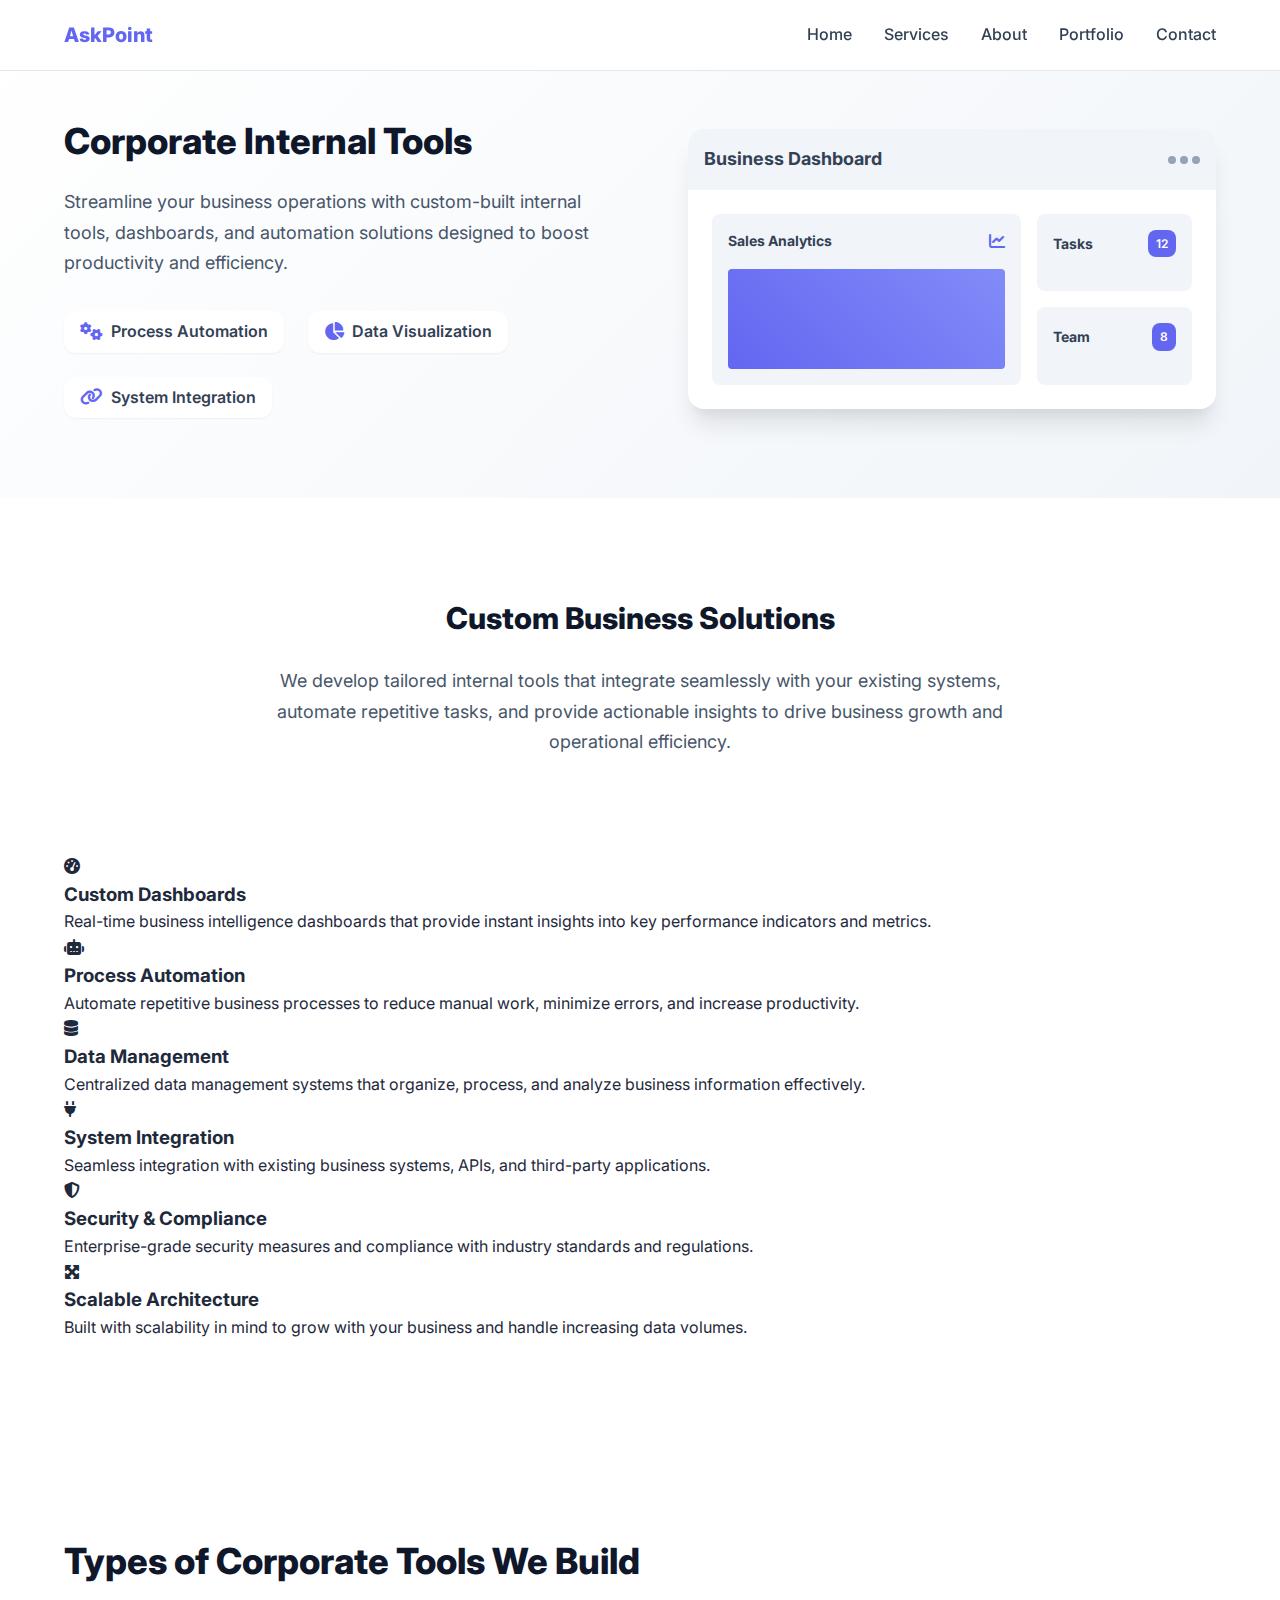
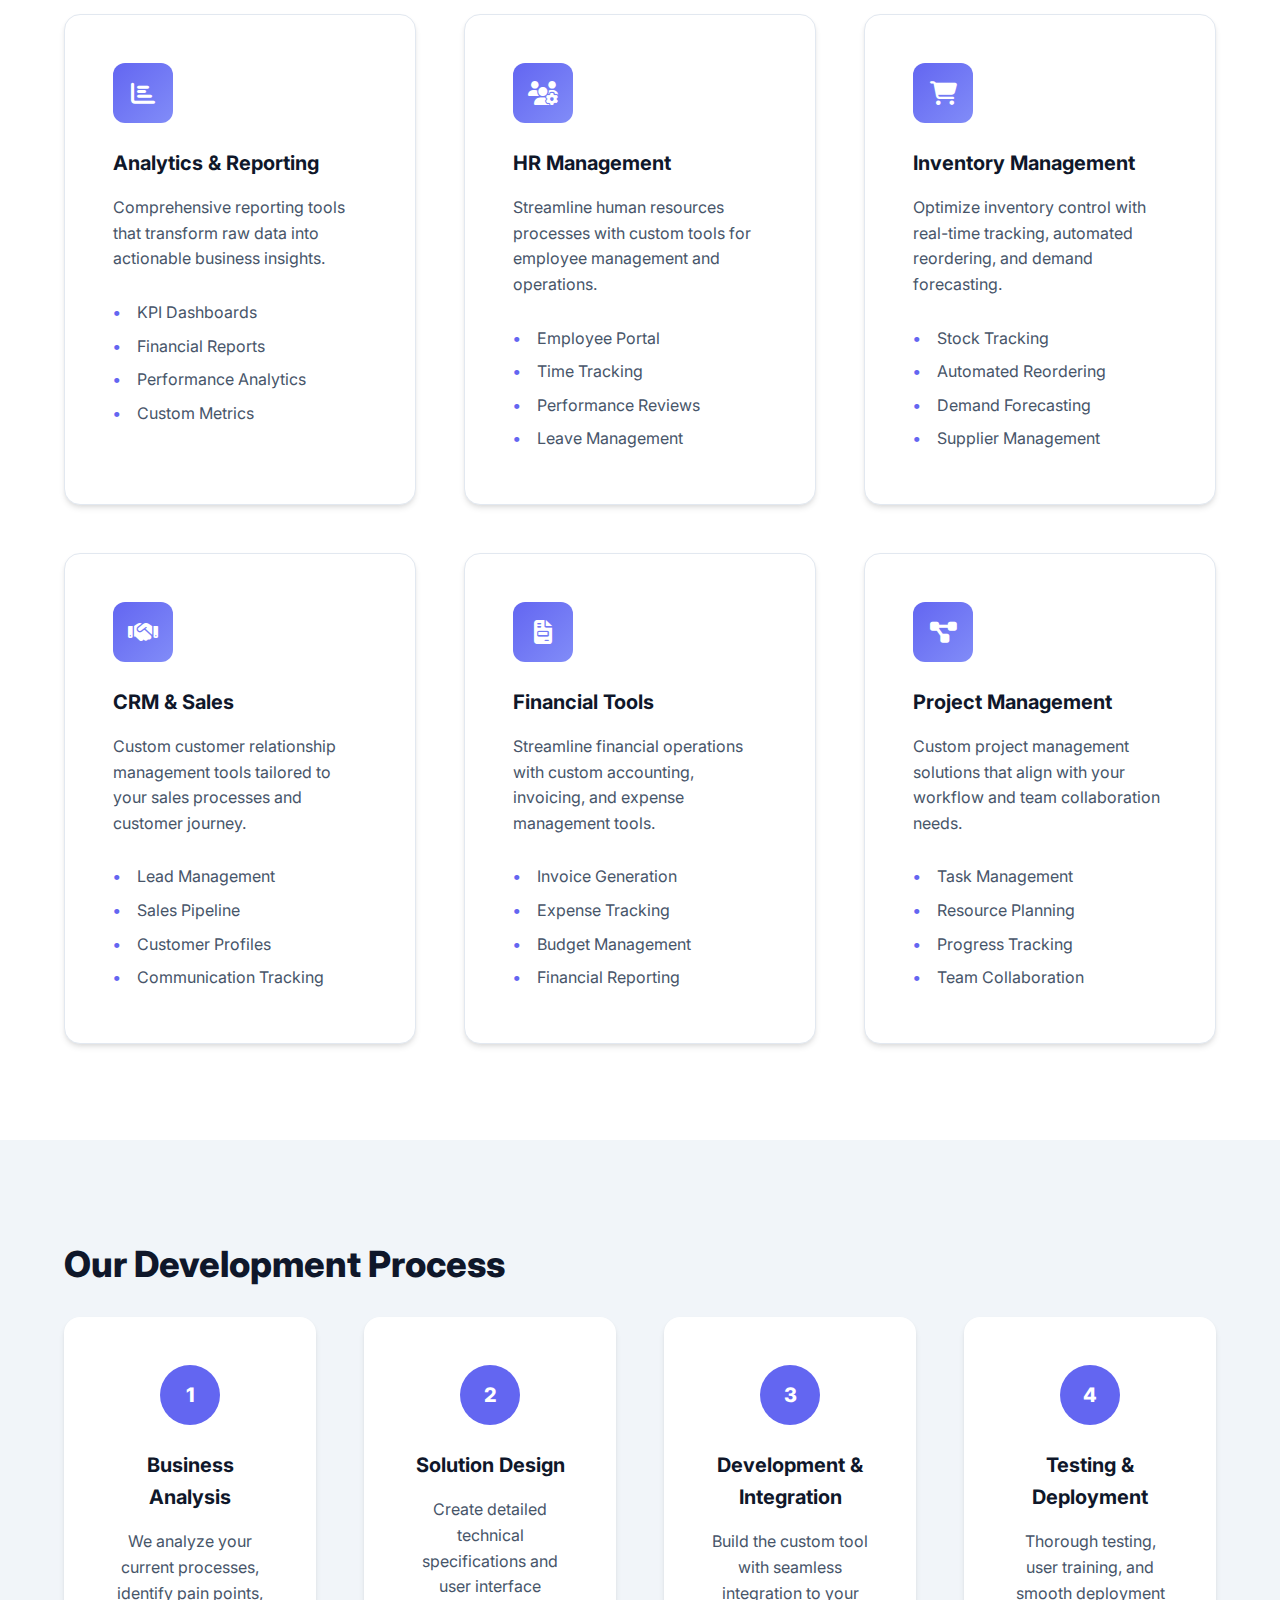
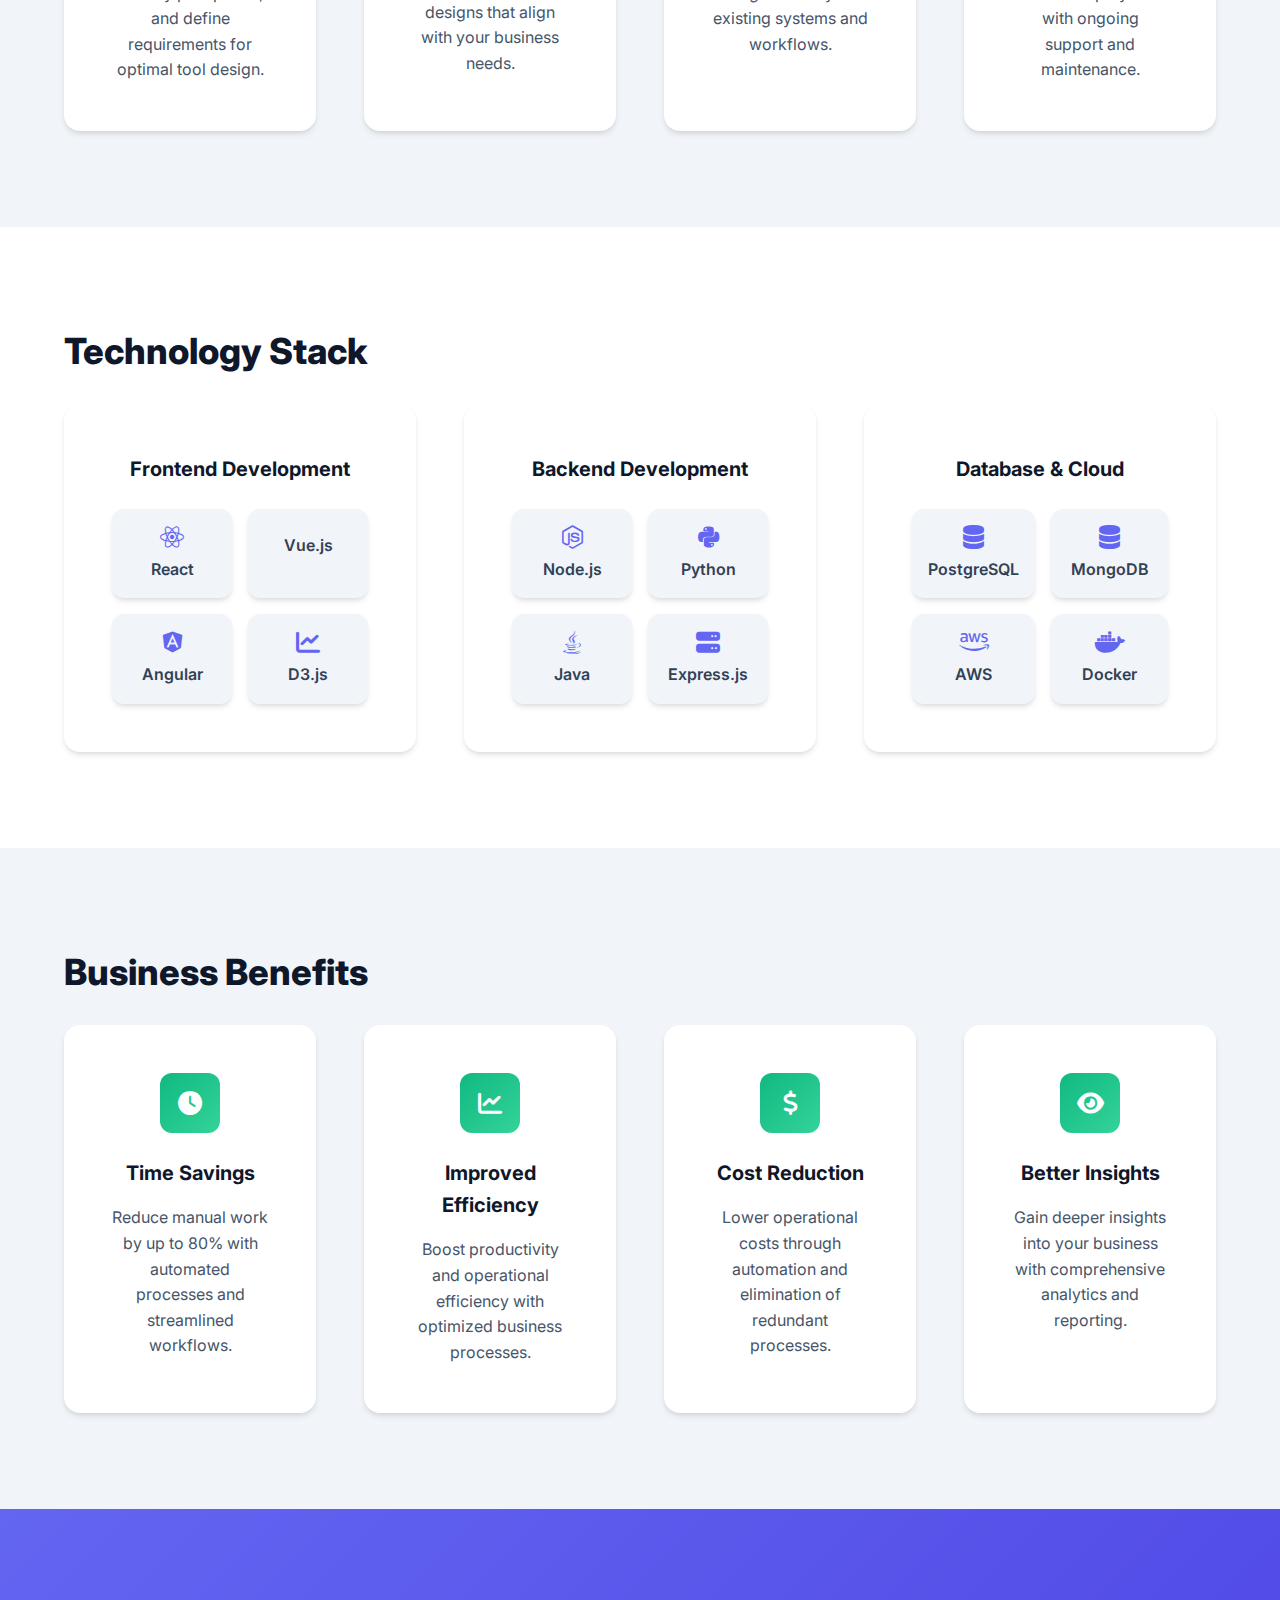
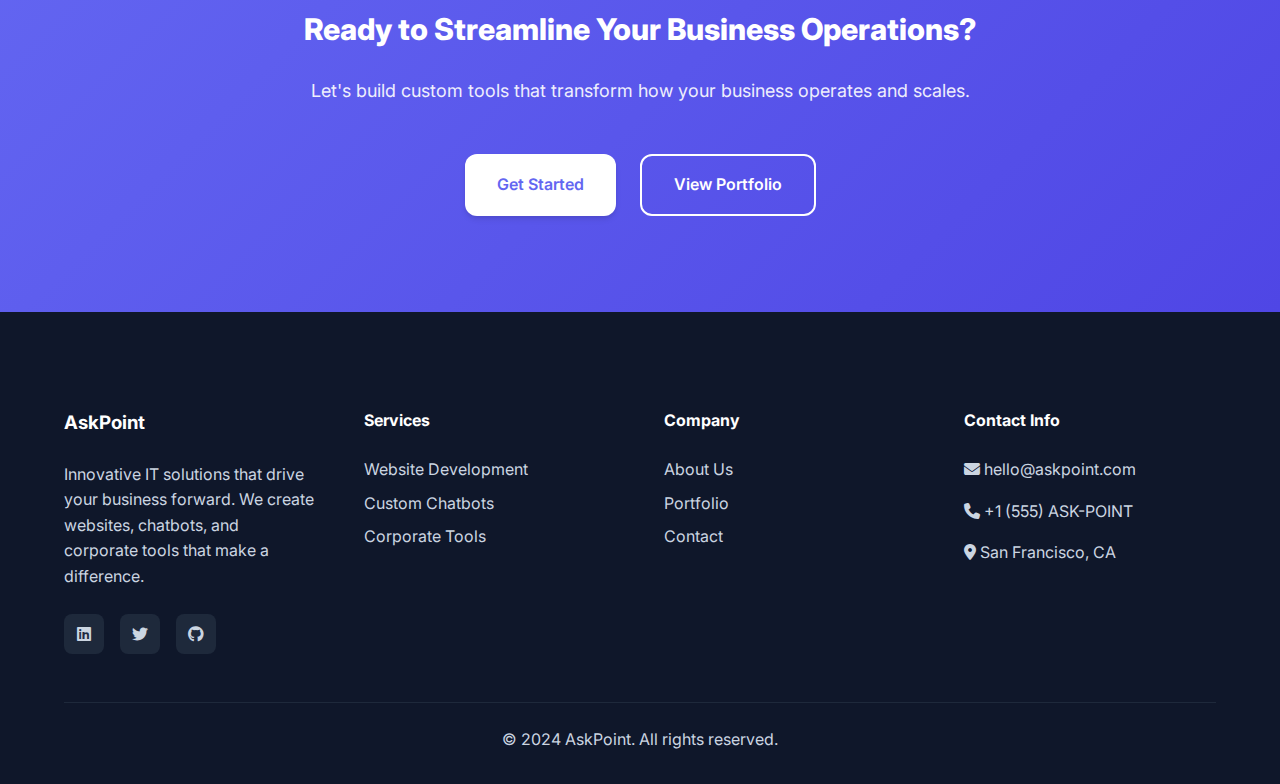
<file: services/corporate-tools.html>
<!DOCTYPE html>
<html lang="en">
<head>
    <meta charset="UTF-8">
    <meta name="viewport" content="width=device-width, initial-scale=1.0">
    <meta name="description" content="Custom corporate internal tools development by AskPoint. Streamline business operations with custom dashboards, automation solutions, and enterprise software.">
    <meta name="keywords" content="corporate tools, internal tools, business automation, custom software, enterprise solutions, business process automation">
    <title>Corporate Internal Tools | AskPoint - Business Automation Solutions</title>
    
    <link rel="stylesheet" href="../styles.css">
    <link rel="preconnect" href="https://fonts.googleapis.com">
    <link rel="preconnect" href="https://fonts.gstatic.com" crossorigin>
    <link href="https://fonts.googleapis.com/css2?family=Inter:wght@300;400;500;600;700;800&family=Poppins:wght@300;400;500;600;700;800;900&family=Montserrat:wght@300;400;500;600;700;800;900&display=swap" rel="stylesheet">
    <link rel="stylesheet" href="https://cdnjs.cloudflare.com/ajax/libs/font-awesome/6.4.0/css/all.min.css">
</head>
<body class="service-page">
    <!-- Navigation -->
    <nav class="navbar" id="navbar">
        <div class="nav-container">
            <div class="nav-logo">
                <a href="../index.html" style="text-decoration: none; color: inherit;">
                    <h2><span class="ask-text">Ask</span><span class="point-text">Point</span></h2>
                </a>
            </div>
            <div class="nav-menu" id="nav-menu">
                <a href="../index.html" class="nav-link">Home</a>
                <a href="../index.html#services" class="nav-link">Services</a>
                <a href="../index.html#about" class="nav-link">About</a>
                <a href="../index.html#portfolio" class="nav-link">Portfolio</a>
                <a href="../index.html#contact" class="nav-link">Contact</a>
            </div>
            <div class="nav-toggle" id="nav-toggle">
                <span class="bar"></span>
                <span class="bar"></span>
                <span class="bar"></span>
            </div>
        </div>
    </nav>

    <!-- Service Hero Section -->
    <section class="service-hero">
        <div class="container">
            <div class="service-hero-content">
                <div class="service-hero-text">
                    <h1>Corporate Internal Tools</h1>
                    <p>Streamline your business operations with custom-built internal tools, dashboards, and automation solutions designed to boost productivity and efficiency.</p>
                    <div class="service-hero-features">
                        <div class="feature-item">
                            <i class="fas fa-cogs"></i>
                            <span>Process Automation</span>
                        </div>
                        <div class="feature-item">
                            <i class="fas fa-chart-pie"></i>
                            <span>Data Visualization</span>
                        </div>
                        <div class="feature-item">
                            <i class="fas fa-link"></i>
                            <span>System Integration</span>
                        </div>
                    </div>
                </div>
                <div class="service-hero-visual">
                    <div class="dashboard-mockup">
                        <div class="dashboard-header">
                            <h3>Business Dashboard</h3>
                            <div class="dashboard-controls">
                                <span class="control-dot"></span>
                                <span class="control-dot"></span>
                                <span class="control-dot"></span>
                            </div>
                        </div>
                        <div class="dashboard-content">
                            <div class="dashboard-widget widget-large">
                                <div class="widget-header">
                                    <h4>Sales Analytics</h4>
                                    <i class="fas fa-chart-line"></i>
                                </div>
                                <div class="widget-chart"></div>
                            </div>
                            <div class="dashboard-widget widget-small">
                                <div class="widget-header">
                                    <h4>Tasks</h4>
                                    <span class="badge">12</span>
                                </div>
                            </div>
                            <div class="dashboard-widget widget-small">
                                <div class="widget-header">
                                    <h4>Team</h4>
                                    <span class="badge">8</span>
                                </div>
                            </div>
                        </div>
                    </div>
                </div>
            </div>
        </div>
    </section>

    <!-- Service Details Section -->
    <section class="service-details">
        <div class="container">
            <div class="service-details-content">
                <div class="service-overview">
                    <h2>Custom Business Solutions</h2>
                    <p>We develop tailored internal tools that integrate seamlessly with your existing systems, automate repetitive tasks, and provide actionable insights to drive business growth and operational efficiency.</p>
                </div>
                
                <div class="service-features-grid">
                    <div class="feature-card">
                        <div class="feature-icon">
                            <i class="fas fa-tachometer-alt"></i>
                        </div>
                        <h3>Custom Dashboards</h3>
                        <p>Real-time business intelligence dashboards that provide instant insights into key performance indicators and metrics.</p>
                    </div>
                    
                    <div class="feature-card">
                        <div class="feature-icon">
                            <i class="fas fa-robot"></i>
                        </div>
                        <h3>Process Automation</h3>
                        <p>Automate repetitive business processes to reduce manual work, minimize errors, and increase productivity.</p>
                    </div>
                    
                    <div class="feature-card">
                        <div class="feature-icon">
                            <i class="fas fa-database"></i>
                        </div>
                        <h3>Data Management</h3>
                        <p>Centralized data management systems that organize, process, and analyze business information effectively.</p>
                    </div>
                    
                    <div class="feature-card">
                        <div class="feature-icon">
                            <i class="fas fa-plug"></i>
                        </div>
                        <h3>System Integration</h3>
                        <p>Seamless integration with existing business systems, APIs, and third-party applications.</p>
                    </div>
                    
                    <div class="feature-card">
                        <div class="feature-icon">
                            <i class="fas fa-shield-alt"></i>
                        </div>
                        <h3>Security & Compliance</h3>
                        <p>Enterprise-grade security measures and compliance with industry standards and regulations.</p>
                    </div>
                    
                    <div class="feature-card">
                        <div class="feature-icon">
                            <i class="fas fa-expand-arrows-alt"></i>
                        </div>
                        <h3>Scalable Architecture</h3>
                        <p>Built with scalability in mind to grow with your business and handle increasing data volumes.</p>
                    </div>
                </div>
            </div>
        </div>
    </section>

    <!-- Tool Categories Section -->
    <section class="tool-categories-section">
        <div class="container">
            <h2 class="section-title">Types of Corporate Tools We Build</h2>
            <div class="tool-categories-grid">
                <div class="tool-category-card">
                    <div class="tool-category-icon">
                        <i class="fas fa-chart-bar"></i>
                    </div>
                    <h3>Analytics & Reporting</h3>
                    <p>Comprehensive reporting tools that transform raw data into actionable business insights.</p>
                    <ul>
                        <li>KPI Dashboards</li>
                        <li>Financial Reports</li>
                        <li>Performance Analytics</li>
                        <li>Custom Metrics</li>
                    </ul>
                </div>
                
                <div class="tool-category-card">
                    <div class="tool-category-icon">
                        <i class="fas fa-users-cog"></i>
                    </div>
                    <h3>HR Management</h3>
                    <p>Streamline human resources processes with custom tools for employee management and operations.</p>
                    <ul>
                        <li>Employee Portal</li>
                        <li>Time Tracking</li>
                        <li>Performance Reviews</li>
                        <li>Leave Management</li>
                    </ul>
                </div>
                
                <div class="tool-category-card">
                    <div class="tool-category-icon">
                        <i class="fas fa-shopping-cart"></i>
                    </div>
                    <h3>Inventory Management</h3>
                    <p>Optimize inventory control with real-time tracking, automated reordering, and demand forecasting.</p>
                    <ul>
                        <li>Stock Tracking</li>
                        <li>Automated Reordering</li>
                        <li>Demand Forecasting</li>
                        <li>Supplier Management</li>
                    </ul>
                </div>
                
                <div class="tool-category-card">
                    <div class="tool-category-icon">
                        <i class="fas fa-handshake"></i>
                    </div>
                    <h3>CRM & Sales</h3>
                    <p>Custom customer relationship management tools tailored to your sales processes and customer journey.</p>
                    <ul>
                        <li>Lead Management</li>
                        <li>Sales Pipeline</li>
                        <li>Customer Profiles</li>
                        <li>Communication Tracking</li>
                    </ul>
                </div>
                
                <div class="tool-category-card">
                    <div class="tool-category-icon">
                        <i class="fas fa-file-invoice"></i>
                    </div>
                    <h3>Financial Tools</h3>
                    <p>Streamline financial operations with custom accounting, invoicing, and expense management tools.</p>
                    <ul>
                        <li>Invoice Generation</li>
                        <li>Expense Tracking</li>
                        <li>Budget Management</li>
                        <li>Financial Reporting</li>
                    </ul>
                </div>
                
                <div class="tool-category-card">
                    <div class="tool-category-icon">
                        <i class="fas fa-project-diagram"></i>
                    </div>
                    <h3>Project Management</h3>
                    <p>Custom project management solutions that align with your workflow and team collaboration needs.</p>
                    <ul>
                        <li>Task Management</li>
                        <li>Resource Planning</li>
                        <li>Progress Tracking</li>
                        <li>Team Collaboration</li>
                    </ul>
                </div>
            </div>
        </div>
    </section>

    <!-- Process Section -->
    <section class="process-section">
        <div class="container">
            <h2 class="section-title">Our Development Process</h2>
            <div class="process-steps">
                <div class="process-step">
                    <div class="step-number">1</div>
                    <h3>Business Analysis</h3>
                    <p>We analyze your current processes, identify pain points, and define requirements for optimal tool design.</p>
                </div>
                
                <div class="process-step">
                    <div class="step-number">2</div>
                    <h3>Solution Design</h3>
                    <p>Create detailed technical specifications and user interface designs that align with your business needs.</p>
                </div>
                
                <div class="process-step">
                    <div class="step-number">3</div>
                    <h3>Development & Integration</h3>
                    <p>Build the custom tool with seamless integration to your existing systems and workflows.</p>
                </div>
                
                <div class="process-step">
                    <div class="step-number">4</div>
                    <h3>Testing & Deployment</h3>
                    <p>Thorough testing, user training, and smooth deployment with ongoing support and maintenance.</p>
                </div>
            </div>
        </div>
    </section>

    <!-- Technology Stack Section -->
    <section class="tech-stack-section">
        <div class="container">
            <h2 class="section-title">Technology Stack</h2>
            <div class="tech-categories">
                <div class="tech-category">
                    <h3>Frontend Development</h3>
                    <div class="tech-items">
                        <div class="tech-item">
                            <i class="fab fa-react"></i>
                            <span>React</span>
                        </div>
                        <div class="tech-item">
                            <i class="fab fa-vue"></i>
                            <span>Vue.js</span>
                        </div>
                        <div class="tech-item">
                            <i class="fab fa-angular"></i>
                            <span>Angular</span>
                        </div>
                        <div class="tech-item">
                            <i class="fas fa-chart-line"></i>
                            <span>D3.js</span>
                        </div>
                    </div>
                </div>
                
                <div class="tech-category">
                    <h3>Backend Development</h3>
                    <div class="tech-items">
                        <div class="tech-item">
                            <i class="fab fa-node-js"></i>
                            <span>Node.js</span>
                        </div>
                        <div class="tech-item">
                            <i class="fab fa-python"></i>
                            <span>Python</span>
                        </div>
                        <div class="tech-item">
                            <i class="fab fa-java"></i>
                            <span>Java</span>
                        </div>
                        <div class="tech-item">
                            <i class="fas fa-server"></i>
                            <span>Express.js</span>
                        </div>
                    </div>
                </div>
                
                <div class="tech-category">
                    <h3>Database & Cloud</h3>
                    <div class="tech-items">
                        <div class="tech-item">
                            <i class="fas fa-database"></i>
                            <span>PostgreSQL</span>
                        </div>
                        <div class="tech-item">
                            <i class="fas fa-database"></i>
                            <span>MongoDB</span>
                        </div>
                        <div class="tech-item">
                            <i class="fab fa-aws"></i>
                            <span>AWS</span>
                        </div>
                        <div class="tech-item">
                            <i class="fab fa-docker"></i>
                            <span>Docker</span>
                        </div>
                    </div>
                </div>
            </div>
        </div>
    </section>

    <!-- Benefits Section -->
    <section class="benefits-section">
        <div class="container">
            <h2 class="section-title">Business Benefits</h2>
            <div class="benefits-grid">
                <div class="benefit-item">
                    <div class="benefit-icon">
                        <i class="fas fa-clock"></i>
                    </div>
                    <h3>Time Savings</h3>
                    <p>Reduce manual work by up to 80% with automated processes and streamlined workflows.</p>
                </div>
                
                <div class="benefit-item">
                    <div class="benefit-icon">
                        <i class="fas fa-chart-line"></i>
                    </div>
                    <h3>Improved Efficiency</h3>
                    <p>Boost productivity and operational efficiency with optimized business processes.</p>
                </div>
                
                <div class="benefit-item">
                    <div class="benefit-icon">
                        <i class="fas fa-dollar-sign"></i>
                    </div>
                    <h3>Cost Reduction</h3>
                    <p>Lower operational costs through automation and elimination of redundant processes.</p>
                </div>
                
                <div class="benefit-item">
                    <div class="benefit-icon">
                        <i class="fas fa-eye"></i>
                    </div>
                    <h3>Better Insights</h3>
                    <p>Gain deeper insights into your business with comprehensive analytics and reporting.</p>
                </div>
            </div>
        </div>
    </section>

    <!-- CTA Section -->
    <section class="cta-section">
        <div class="container">
            <div class="cta-content">
                <h2>Ready to Streamline Your Business Operations?</h2>
                <p>Let's build custom tools that transform how your business operates and scales.</p>
                <div class="cta-buttons">
                    <a href="../index.html#contact" class="btn btn-primary">Get Started</a>
                    <a href="../index.html#portfolio" class="btn btn-secondary">View Portfolio</a>
                </div>
            </div>
        </div>
    </section>

    <!-- Footer -->
    <footer class="footer">
        <div class="container">
            <div class="footer-content">
                <div class="footer-section">
                    <h3><span class="ask-text">Ask</span><span class="point-text">Point</span></h3>
                    <p>Innovative IT solutions that drive your business forward. We create websites, chatbots, and corporate tools that make a difference.</p>
                    <div class="social-links">
                        <a href="#" class="social-link"><i class="fab fa-linkedin"></i></a>
                        <a href="#" class="social-link"><i class="fab fa-twitter"></i></a>
                        <a href="#" class="social-link"><i class="fab fa-github"></i></a>
                    </div>
                </div>
                <div class="footer-section">
                    <h4>Services</h4>
                    <ul>
                        <li><a href="websites.html">Website Development</a></li>
                        <li><a href="chatbots.html">Custom Chatbots</a></li>
                        <li><a href="corporate-tools.html">Corporate Tools</a></li>
                    </ul>
                </div>
                <div class="footer-section">
                    <h4>Company</h4>
                    <ul>
                        <li><a href="../index.html#about">About Us</a></li>
                        <li><a href="../index.html#portfolio">Portfolio</a></li>
                        <li><a href="../index.html#contact">Contact</a></li>
                    </ul>
                </div>
                <div class="footer-section">
                    <h4>Contact Info</h4>
                    <p><i class="fas fa-envelope"></i> hello@askpoint.com</p>
                    <p><i class="fas fa-phone"></i> +1 (555) ASK-POINT</p>
                    <p><i class="fas fa-map-marker-alt"></i> San Francisco, CA</p>
                </div>
            </div>
            <div class="footer-bottom">
                <p>&copy; 2024 AskPoint. All rights reserved.</p>
            </div>
        </div>
    </footer>

    <script src="../script.js"></script>
</body>
</html>
</file>
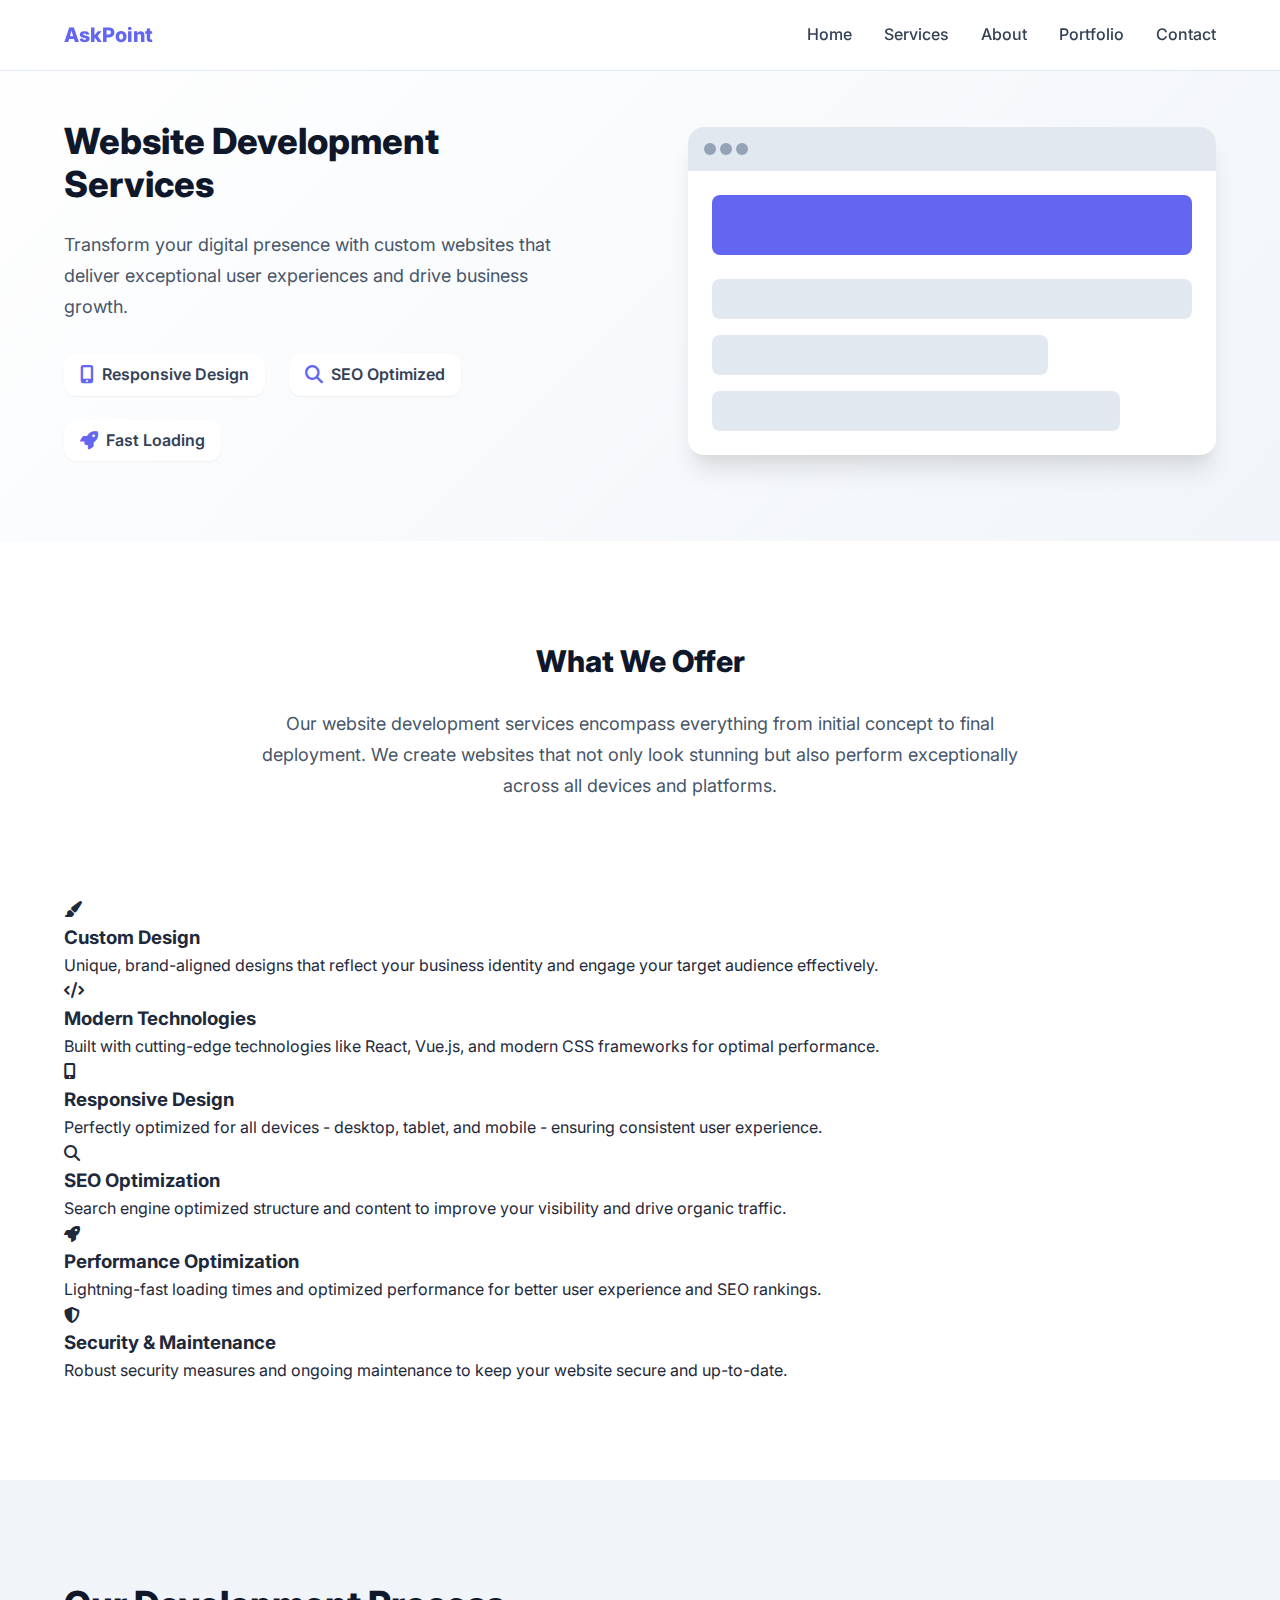
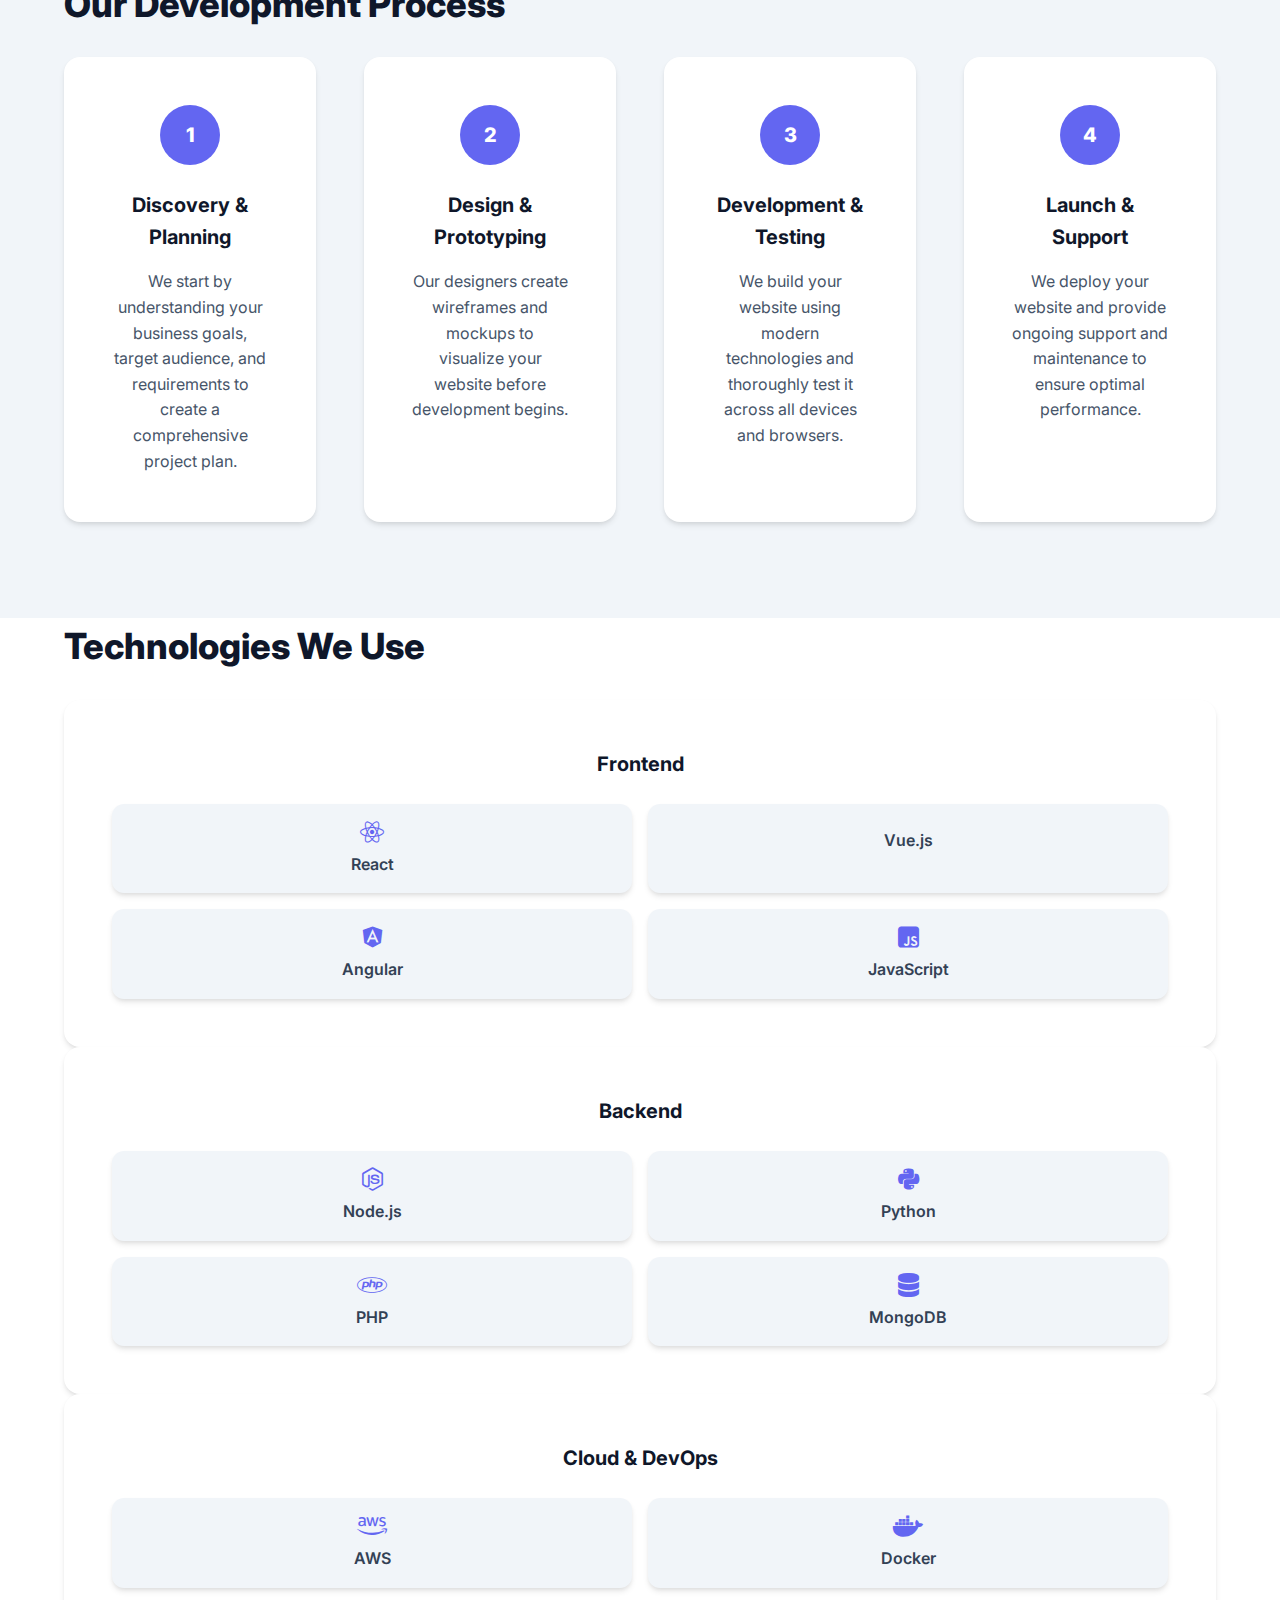
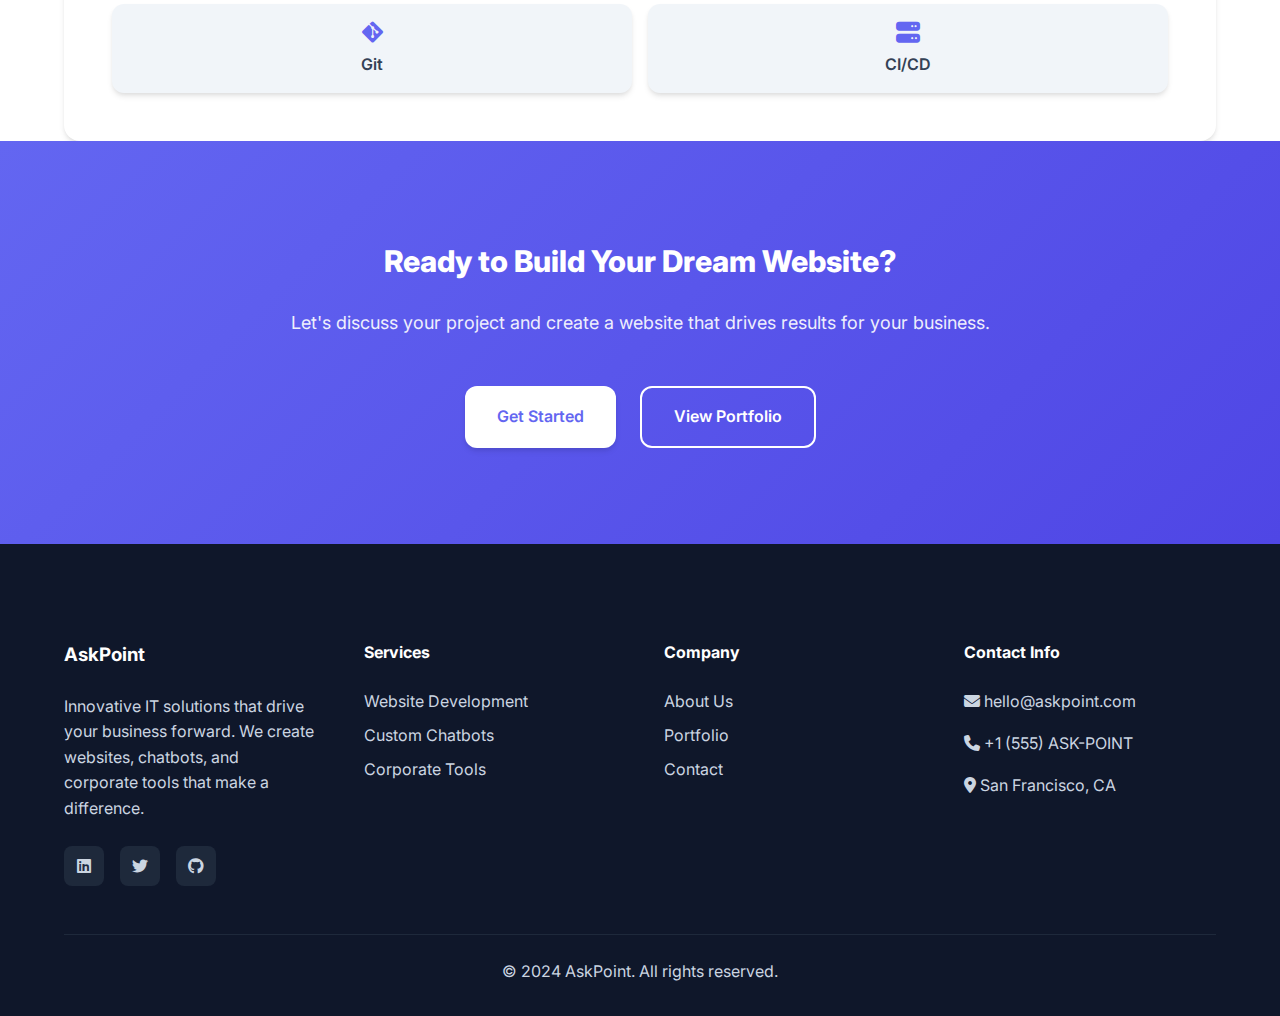
<file: services/websites.html>
<!DOCTYPE html>
<html lang="en">
<head>
    <meta charset="UTF-8">
    <meta name="viewport" content="width=device-width, initial-scale=1.0">
    <meta name="description" content="Professional website development services by AskPoint. Custom websites, responsive design, SEO optimization, and modern web solutions.">
    <meta name="keywords" content="website development, web design, responsive design, SEO optimization, custom websites, web development services">
    <title>Website Development Services | AskPoint - Custom Web Solutions</title>
    
    <link rel="stylesheet" href="../styles.css">
    <link rel="preconnect" href="https://fonts.googleapis.com">
    <link rel="preconnect" href="https://fonts.gstatic.com" crossorigin>
    <link href="https://fonts.googleapis.com/css2?family=Inter:wght@300;400;500;600;700;800&family=Poppins:wght@300;400;500;600;700;800;900&family=Montserrat:wght@300;400;500;600;700;800;900&display=swap" rel="stylesheet">
    <link rel="stylesheet" href="https://cdnjs.cloudflare.com/ajax/libs/font-awesome/6.4.0/css/all.min.css">
</head>
<body class="service-page">
    <!-- Navigation -->
    <nav class="navbar" id="navbar">
        <div class="nav-container">
            <div class="nav-logo">
                <a href="../index.html" style="text-decoration: none; color: inherit;">
                    <h2><span class="ask-text">Ask</span><span class="point-text">Point</span></h2>
                </a>
            </div>
            <div class="nav-menu" id="nav-menu">
                <a href="../index.html" class="nav-link">Home</a>
                <a href="../index.html#services" class="nav-link">Services</a>
                <a href="../index.html#about" class="nav-link">About</a>
                <a href="../index.html#portfolio" class="nav-link">Portfolio</a>
                <a href="../index.html#contact" class="nav-link">Contact</a>
            </div>
            <div class="nav-toggle" id="nav-toggle">
                <span class="bar"></span>
                <span class="bar"></span>
                <span class="bar"></span>
            </div>
        </div>
    </nav>

    <!-- Service Hero Section -->
    <section class="service-hero">
        <div class="container">
            <div class="service-hero-content">
                <div class="service-hero-text">
                    <h1>Website Development Services</h1>
                    <p>Transform your digital presence with custom websites that deliver exceptional user experiences and drive business growth.</p>
                    <div class="service-hero-features">
                        <div class="feature-item">
                            <i class="fas fa-mobile-alt"></i>
                            <span>Responsive Design</span>
                        </div>
                        <div class="feature-item">
                            <i class="fas fa-search"></i>
                            <span>SEO Optimized</span>
                        </div>
                        <div class="feature-item">
                            <i class="fas fa-rocket"></i>
                            <span>Fast Loading</span>
                        </div>
                    </div>
                </div>
                <div class="service-hero-visual">
                    <div class="website-mockup">
                        <div class="browser-header">
                            <div class="browser-dots">
                                <span></span>
                                <span></span>
                                <span></span>
                            </div>
                        </div>
                        <div class="website-content">
                            <div class="website-header"></div>
                            <div class="website-body">
                                <div class="content-block"></div>
                                <div class="content-block"></div>
                                <div class="content-block"></div>
                            </div>
                        </div>
                    </div>
                </div>
            </div>
        </div>
    </section>

    <!-- Service Details Section -->
    <section class="service-details">
        <div class="container">
            <div class="service-details-content">
                <div class="service-overview">
                    <h2>What We Offer</h2>
                    <p>Our website development services encompass everything from initial concept to final deployment. We create websites that not only look stunning but also perform exceptionally across all devices and platforms.</p>
                </div>
                
                <div class="service-features-grid">
                    <div class="feature-card">
                        <div class="feature-icon">
                            <i class="fas fa-paint-brush"></i>
                        </div>
                        <h3>Custom Design</h3>
                        <p>Unique, brand-aligned designs that reflect your business identity and engage your target audience effectively.</p>
                    </div>
                    
                    <div class="feature-card">
                        <div class="feature-icon">
                            <i class="fas fa-code"></i>
                        </div>
                        <h3>Modern Technologies</h3>
                        <p>Built with cutting-edge technologies like React, Vue.js, and modern CSS frameworks for optimal performance.</p>
                    </div>
                    
                    <div class="feature-card">
                        <div class="feature-icon">
                            <i class="fas fa-mobile-alt"></i>
                        </div>
                        <h3>Responsive Design</h3>
                        <p>Perfectly optimized for all devices - desktop, tablet, and mobile - ensuring consistent user experience.</p>
                    </div>
                    
                    <div class="feature-card">
                        <div class="feature-icon">
                            <i class="fas fa-search"></i>
                        </div>
                        <h3>SEO Optimization</h3>
                        <p>Search engine optimized structure and content to improve your visibility and drive organic traffic.</p>
                    </div>
                    
                    <div class="feature-card">
                        <div class="feature-icon">
                            <i class="fas fa-rocket"></i>
                        </div>
                        <h3>Performance Optimization</h3>
                        <p>Lightning-fast loading times and optimized performance for better user experience and SEO rankings.</p>
                    </div>
                    
                    <div class="feature-card">
                        <div class="feature-icon">
                            <i class="fas fa-shield-alt"></i>
                        </div>
                        <h3>Security & Maintenance</h3>
                        <p>Robust security measures and ongoing maintenance to keep your website secure and up-to-date.</p>
                    </div>
                </div>
            </div>
        </div>
    </section>

    <!-- Process Section -->
    <section class="process-section">
        <div class="container">
            <h2 class="section-title">Our Development Process</h2>
            <div class="process-steps">
                <div class="process-step">
                    <div class="step-number">1</div>
                    <h3>Discovery & Planning</h3>
                    <p>We start by understanding your business goals, target audience, and requirements to create a comprehensive project plan.</p>
                </div>
                
                <div class="process-step">
                    <div class="step-number">2</div>
                    <h3>Design & Prototyping</h3>
                    <p>Our designers create wireframes and mockups to visualize your website before development begins.</p>
                </div>
                
                <div class="process-step">
                    <div class="step-number">3</div>
                    <h3>Development & Testing</h3>
                    <p>We build your website using modern technologies and thoroughly test it across all devices and browsers.</p>
                </div>
                
                <div class="process-step">
                    <div class="step-number">4</div>
                    <h3>Launch & Support</h3>
                    <p>We deploy your website and provide ongoing support and maintenance to ensure optimal performance.</p>
                </div>
            </div>
        </div>
    </section>

    <!-- Technologies Section -->
    <section class="technologies-section">
        <div class="container">
            <h2 class="section-title">Technologies We Use</h2>
            <div class="tech-grid">
                <div class="tech-category">
                    <h3>Frontend</h3>
                    <div class="tech-items">
                        <div class="tech-item">
                            <i class="fab fa-react"></i>
                            <span>React</span>
                        </div>
                        <div class="tech-item">
                            <i class="fab fa-vue"></i>
                            <span>Vue.js</span>
                        </div>
                        <div class="tech-item">
                            <i class="fab fa-angular"></i>
                            <span>Angular</span>
                        </div>
                        <div class="tech-item">
                            <i class="fab fa-js-square"></i>
                            <span>JavaScript</span>
                        </div>
                    </div>
                </div>
                
                <div class="tech-category">
                    <h3>Backend</h3>
                    <div class="tech-items">
                        <div class="tech-item">
                            <i class="fab fa-node-js"></i>
                            <span>Node.js</span>
                        </div>
                        <div class="tech-item">
                            <i class="fab fa-python"></i>
                            <span>Python</span>
                        </div>
                        <div class="tech-item">
                            <i class="fab fa-php"></i>
                            <span>PHP</span>
                        </div>
                        <div class="tech-item">
                            <i class="fas fa-database"></i>
                            <span>MongoDB</span>
                        </div>
                    </div>
                </div>
                
                <div class="tech-category">
                    <h3>Cloud & DevOps</h3>
                    <div class="tech-items">
                        <div class="tech-item">
                            <i class="fab fa-aws"></i>
                            <span>AWS</span>
                        </div>
                        <div class="tech-item">
                            <i class="fab fa-docker"></i>
                            <span>Docker</span>
                        </div>
                        <div class="tech-item">
                            <i class="fab fa-git-alt"></i>
                            <span>Git</span>
                        </div>
                        <div class="tech-item">
                            <i class="fas fa-server"></i>
                            <span>CI/CD</span>
                        </div>
                    </div>
                </div>
            </div>
        </div>
    </section>

    <!-- CTA Section -->
    <section class="cta-section">
        <div class="container">
            <div class="cta-content">
                <h2>Ready to Build Your Dream Website?</h2>
                <p>Let's discuss your project and create a website that drives results for your business.</p>
                <div class="cta-buttons">
                    <a href="../index.html#contact" class="btn btn-primary">Get Started</a>
                    <a href="../index.html#portfolio" class="btn btn-secondary">View Portfolio</a>
                </div>
            </div>
        </div>
    </section>

    <!-- Footer -->
    <footer class="footer">
        <div class="container">
            <div class="footer-content">
                <div class="footer-section">
                    <h3><span class="ask-text">Ask</span><span class="point-text">Point</span></h3>
                    <p>Innovative IT solutions that drive your business forward. We create websites, chatbots, and corporate tools that make a difference.</p>
                    <div class="social-links">
                        <a href="#" class="social-link"><i class="fab fa-linkedin"></i></a>
                        <a href="#" class="social-link"><i class="fab fa-twitter"></i></a>
                        <a href="#" class="social-link"><i class="fab fa-github"></i></a>
                    </div>
                </div>
                <div class="footer-section">
                    <h4>Services</h4>
                    <ul>
                        <li><a href="websites.html">Website Development</a></li>
                        <li><a href="chatbots.html">Custom Chatbots</a></li>
                        <li><a href="corporate-tools.html">Corporate Tools</a></li>
                    </ul>
                </div>
                <div class="footer-section">
                    <h4>Company</h4>
                    <ul>
                        <li><a href="../index.html#about">About Us</a></li>
                        <li><a href="../index.html#portfolio">Portfolio</a></li>
                        <li><a href="../index.html#contact">Contact</a></li>
                    </ul>
                </div>
                <div class="footer-section">
                    <h4>Contact Info</h4>
                    <p><i class="fas fa-envelope"></i> hello@askpoint.com</p>
                    <p><i class="fas fa-phone"></i> +1 (555) ASK-POINT</p>
                    <p><i class="fas fa-map-marker-alt"></i> San Francisco, CA</p>
                </div>
            </div>
            <div class="footer-bottom">
                <p>&copy; 2024 AskPoint. All rights reserved.</p>
            </div>
        </div>
    </footer>

    <script src="../script.js"></script>
</body>
</html>
</file>
<file: styles.css>
/* Reset and Base Styles */
* {
    margin: 0;
    padding: 0;
    box-sizing: border-box;
}

:root {
    /* Primary Color Palette */
    --primary-color: #6366f1;
    --primary-dark: #4f46e5;
    --primary-light: #818cf8;
    --secondary-color: #f59e0b;
    --accent-color: #10b981;
    
    /* Neutral Colors */
    --dark-bg: #0f172a;
    --dark-surface: #1e293b;
    --dark-text: #f8fafc;
    --light-bg: #ffffff;
    --light-surface: #f8fafc;
    --light-text: #1e293b;
    --gray-100: #f1f5f9;
    --gray-200: #e2e8f0;
    --gray-300: #cbd5e1;
    --gray-400: #94a3b8;
    --gray-500: #64748b;
    --gray-600: #475569;
    --gray-700: #334155;
    --gray-800: #1e293b;
    --gray-900: #0f172a;
    
    /* Typography */
    --font-family: 'Inter', -apple-system, BlinkMacSystemFont, 'Segoe UI', Roboto, sans-serif;
    --font-size-xs: 0.75rem;
    --font-size-sm: 0.875rem;
    --font-size-base: 1rem;
    --font-size-lg: 1.125rem;
    --font-size-xl: 1.25rem;
    --font-size-2xl: 1.5rem;
    --font-size-3xl: 1.875rem;
    --font-size-4xl: 2.25rem;
    --font-size-5xl: 3rem;
    --font-size-6xl: 3.75rem;
    
    /* Spacing */
    --spacing-xs: 0.25rem;
    --spacing-sm: 0.5rem;
    --spacing-md: 1rem;
    --spacing-lg: 1.5rem;
    --spacing-xl: 2rem;
    --spacing-2xl: 3rem;
    --spacing-3xl: 4rem;
    --spacing-4xl: 6rem;
    
    /* Shadows */
    --shadow-sm: 0 1px 2px 0 rgba(0, 0, 0, 0.05);
    --shadow-md: 0 4px 6px -1px rgba(0, 0, 0, 0.1), 0 2px 4px -1px rgba(0, 0, 0, 0.06);
    --shadow-lg: 0 10px 15px -3px rgba(0, 0, 0, 0.1), 0 4px 6px -2px rgba(0, 0, 0, 0.05);
    --shadow-xl: 0 20px 25px -5px rgba(0, 0, 0, 0.1), 0 10px 10px -5px rgba(0, 0, 0, 0.04);
    
    /* Border Radius */
    --radius-sm: 0.25rem;
    --radius-md: 0.5rem;
    --radius-lg: 0.75rem;
    --radius-xl: 1rem;
    --radius-2xl: 1.5rem;
    
    /* Transitions */
    --transition-fast: 0.15s ease-in-out;
    --transition-normal: 0.3s ease-in-out;
    --transition-slow: 0.5s ease-in-out;
}

body {
    font-family: var(--font-family);
    line-height: 1.6;
    color: var(--light-text);
    background-color: var(--light-bg);
    overflow-x: hidden;
}

.container {
    max-width: 1200px;
    margin: 0 auto;
    padding: 0 var(--spacing-lg);
}

/* Navigation */
.navbar {
    position: fixed;
    top: 0;
    width: 100%;
    background: rgba(255, 255, 255, 0.95);
    backdrop-filter: blur(10px);
    border-bottom: 1px solid var(--gray-200);
    z-index: 1000;
    transition: var(--transition-normal);
}

.nav-container {
    max-width: 1200px;
    margin: 0 auto;
    padding: 0 var(--spacing-lg);
    display: flex;
    justify-content: space-between;
    align-items: center;
    height: 70px;
}

.nav-logo h2 {
    color: var(--primary-color);
    font-weight: 800;
    font-size: var(--font-size-xl);
}

.nav-menu {
    display: flex;
    gap: var(--spacing-xl);
}

.nav-link {
    text-decoration: none;
    color: var(--gray-700);
    font-weight: 500;
    transition: var(--transition-fast);
    position: relative;
}

.nav-link:hover {
    color: var(--primary-color);
}

.nav-link::after {
    content: '';
    position: absolute;
    bottom: -5px;
    left: 0;
    width: 0;
    height: 2px;
    background: var(--primary-color);
    transition: var(--transition-fast);
}

.nav-link:hover::after {
    width: 100%;
}

.nav-toggle {
    display: none;
    flex-direction: column;
    cursor: pointer;
}

.bar {
    width: 25px;
    height: 3px;
    background: var(--gray-700);
    margin: 3px 0;
    transition: var(--transition-fast);
}

/* Hero Section */
.hero {
    min-height: 100vh;
    display: flex;
    align-items: center;
    background: linear-gradient(135deg, var(--light-bg) 0%, var(--gray-100) 100%);
    position: relative;
    overflow: hidden;
}

.hero::before {
    content: '';
    position: absolute;
    top: 0;
    left: 0;
    right: 0;
    bottom: 0;
    background: url('data:image/svg+xml,<svg xmlns="http://www.w3.org/2000/svg" viewBox="0 0 100 100"><defs><pattern id="grid" width="10" height="10" patternUnits="userSpaceOnUse"><path d="M 10 0 L 0 0 0 10" fill="none" stroke="%23e2e8f0" stroke-width="0.5"/></pattern></defs><rect width="100" height="100" fill="url(%23grid)"/></svg>');
    opacity: 0.3;
}

.hero-container {
    max-width: 1200px;
    margin: 0 auto;
    padding: 0 var(--spacing-lg);
    display: grid;
    grid-template-columns: 1fr 1fr;
    gap: var(--spacing-4xl);
    align-items: center;
    position: relative;
    z-index: 1;
}

.hero-title {
    font-size: var(--font-size-5xl);
    font-weight: 800;
    line-height: 1.1;
    margin-bottom: var(--spacing-lg);
}

.gradient-text {
    background: linear-gradient(135deg, var(--primary-color), var(--secondary-color));
    -webkit-background-clip: text;
    -webkit-text-fill-color: transparent;
    background-clip: text;
}

.hero-description {
    font-size: var(--font-size-lg);
    color: var(--gray-600);
    margin-bottom: var(--spacing-2xl);
    line-height: 1.7;
}

.hero-buttons {
    display: flex;
    gap: var(--spacing-lg);
}

.btn {
    display: inline-flex;
    align-items: center;
    padding: var(--spacing-md) var(--spacing-xl);
    border-radius: var(--radius-lg);
    text-decoration: none;
    font-weight: 600;
    transition: var(--transition-normal);
    border: none;
    cursor: pointer;
    font-size: var(--font-size-base);
}

.btn-primary {
    background: var(--primary-color);
    color: white;
    box-shadow: var(--shadow-md);
}

.btn-primary:hover {
    background: var(--primary-dark);
    transform: translateY(-2px);
    box-shadow: var(--shadow-lg);
}

.btn-secondary {
    background: transparent;
    color: var(--primary-color);
    border: 2px solid var(--primary-color);
}

.btn-secondary:hover {
    background: var(--primary-color);
    color: white;
    transform: translateY(-2px);
}

/* Hero Visual - Tech Orbit */
.hero-visual {
    position: relative;
    height: 500px;
    display: flex;
    align-items: center;
    justify-content: center;
}

.tech-orbit {
    position: relative;
    width: 350px;
    height: 350px;
    border-radius: 50%;
    animation: rotate 20s linear infinite;
}

.orbit-center {
    position: absolute;
    top: 50%;
    left: 50%;
    transform: translate(-50%, -50%);
    z-index: 10;
}

.center-logo {
    background: white;
    border-radius: 50%;
    width: 120px;
    height: 120px;
    display: flex;
    flex-direction: column;
    align-items: center;
    justify-content: center;
    box-shadow: var(--shadow-xl);
    border: 4px solid var(--primary-color);
}

.center-logo i {
    font-size: var(--font-size-3xl);
    color: var(--primary-color);
    margin-bottom: var(--spacing-xs);
}

.center-logo span {
    font-weight: 800;
    color: var(--primary-color);
    font-size: var(--font-size-sm);
}

.orbit-item {
    position: absolute;
    width: 80px;
    height: 80px;
    background: white;
    border-radius: var(--radius-xl);
    display: flex;
    flex-direction: column;
    align-items: center;
    justify-content: center;
    box-shadow: var(--shadow-lg);
    border: 2px solid var(--gray-200);
    transition: var(--transition-normal);
    animation: counter-rotate 20s linear infinite;
}

.orbit-item:hover {
    transform: scale(1.1);
    box-shadow: var(--shadow-xl);
    border-color: var(--primary-color);
}

.orbit-item i {
    font-size: var(--font-size-2xl);
    color: var(--primary-color);
    margin-bottom: var(--spacing-xs);
}

.orbit-item span {
    font-weight: 600;
    color: var(--gray-700);
    font-size: var(--font-size-xs);
    text-align: center;
}

/* Orbit positioning - 12 items in perfect circle using precise positioning */
.orbit-item.orbit-1 { top: 0%; left: 50%; transform: translateX(-50%); }
.orbit-item.orbit-2 { top: 6.7%; left: 81.7%; transform: translate(-50%, -50%); }
.orbit-item.orbit-3 { top: 18.3%; left: 93.3%; transform: translate(-50%, -50%); }
.orbit-item.orbit-4 { top: 50%; left: 100%; transform: translate(-50%, -50%); }
.orbit-item.orbit-5 { top: 81.7%; left: 93.3%; transform: translate(-50%, -50%); }
.orbit-item.orbit-6 { top: 93.3%; left: 81.7%; transform: translate(-50%, -50%); }
.orbit-item.orbit-7 { top: 100%; left: 50%; transform: translate(-50%, -50%); }
.orbit-item.orbit-8 { top: 93.3%; left: 18.3%; transform: translate(-50%, -50%); }
.orbit-item.orbit-9 { top: 81.7%; left: 6.7%; transform: translate(-50%, -50%); }
.orbit-item.orbit-10 { top: 50%; left: 0%; transform: translate(-50%, -50%); }
.orbit-item.orbit-11 { top: 18.3%; left: 6.7%; transform: translate(-50%, -50%); }
.orbit-item.orbit-12 { top: 6.7%; left: 18.3%; transform: translate(-50%, -50%); }

@keyframes rotate {
    from { transform: rotate(0deg); }
    to { transform: rotate(360deg); }
}

@keyframes counter-rotate {
    from { transform: rotate(0deg); }
    to { transform: rotate(-360deg); }
}

/* Services Section */
.services {
    padding: var(--spacing-4xl) 0;
    background: var(--light-bg);
}

.section-header {
    text-align: center;
    margin-bottom: var(--spacing-4xl);
}

.section-title {
    font-size: var(--font-size-4xl);
    font-weight: 800;
    color: var(--gray-900);
    margin-bottom: var(--spacing-lg);
}

.section-description {
    font-size: var(--font-size-lg);
    color: var(--gray-600);
    max-width: 600px;
    margin: 0 auto;
}

.services-grid {
    display: grid;
    grid-template-columns: repeat(auto-fit, minmax(350px, 1fr));
    gap: var(--spacing-2xl);
}

.service-card {
    background: white;
    border-radius: var(--radius-xl);
    padding: var(--spacing-2xl);
    box-shadow: var(--shadow-md);
    transition: var(--transition-normal);
    border: 1px solid var(--gray-200);
}

.service-card:hover {
    transform: translateY(-10px);
    box-shadow: var(--shadow-xl);
}

.service-icon {
    width: 80px;
    height: 80px;
    background: linear-gradient(135deg, var(--primary-color), var(--primary-light));
    border-radius: var(--radius-xl);
    display: flex;
    align-items: center;
    justify-content: center;
    margin-bottom: var(--spacing-lg);
}

.service-icon i {
    font-size: var(--font-size-3xl);
    color: white;
}

.service-card h3 {
    font-size: var(--font-size-2xl);
    font-weight: 700;
    color: var(--gray-900);
    margin-bottom: var(--spacing-md);
}

.service-card p {
    color: var(--gray-600);
    margin-bottom: var(--spacing-lg);
    line-height: 1.7;
}

.service-features {
    list-style: none;
    margin-bottom: var(--spacing-xl);
}

.service-features li {
    padding: var(--spacing-sm) 0;
    color: var(--gray-600);
    position: relative;
    padding-left: var(--spacing-lg);
}

.service-features li::before {
    content: '✓';
    position: absolute;
    left: 0;
    color: var(--accent-color);
    font-weight: bold;
}

.service-link {
    color: var(--primary-color);
    text-decoration: none;
    font-weight: 600;
    display: inline-flex;
    align-items: center;
    gap: var(--spacing-sm);
    transition: var(--transition-fast);
}

.service-link:hover {
    gap: var(--spacing-md);
}

/* About Section */
.about {
    padding: var(--spacing-4xl) 0;
    background: var(--gray-100);
}

.about-content {
    display: grid;
    grid-template-columns: 1fr 1fr;
    gap: var(--spacing-4xl);
    align-items: center;
}

.about-description {
    font-size: var(--font-size-lg);
    color: var(--gray-600);
    margin-bottom: var(--spacing-2xl);
    line-height: 1.7;
}

.stats-grid {
    display: grid;
    grid-template-columns: repeat(2, 1fr);
    gap: var(--spacing-xl);
}

.stat {
    text-align: center;
}

.stat h3 {
    font-size: var(--font-size-3xl);
    font-weight: 800;
    color: var(--primary-color);
    margin-bottom: var(--spacing-sm);
}

.stat p {
    color: var(--gray-600);
    font-weight: 500;
}

.tech-stack {
    display: grid;
    grid-template-columns: repeat(3, 1fr);
    gap: var(--spacing-lg);
}

.tech-item {
    background: white;
    border-radius: var(--radius-lg);
    padding: var(--spacing-lg);
    text-align: center;
    box-shadow: var(--shadow-md);
    transition: var(--transition-normal);
}

.tech-item:hover {
    transform: translateY(-5px);
    box-shadow: var(--shadow-lg);
}

.tech-item i {
    font-size: var(--font-size-3xl);
    color: var(--primary-color);
    margin-bottom: var(--spacing-sm);
    display: block;
}

.tech-item span {
    font-weight: 600;
    color: var(--gray-700);
}

/* Portfolio Section */
.portfolio {
    padding: var(--spacing-4xl) 0;
    background: var(--light-bg);
}

.portfolio-grid {
    display: grid;
    grid-template-columns: repeat(auto-fit, minmax(350px, 1fr));
    gap: var(--spacing-2xl);
}

.portfolio-item {
    background: white;
    border-radius: var(--radius-xl);
    overflow: hidden;
    box-shadow: var(--shadow-md);
    transition: var(--transition-normal);
}

.portfolio-item:hover {
    transform: translateY(-10px);
    box-shadow: var(--shadow-xl);
}

.portfolio-image {
    height: 200px;
    background: linear-gradient(135deg, var(--primary-color), var(--primary-light));
    display: flex;
    align-items: center;
    justify-content: center;
}

.portfolio-placeholder {
    color: white;
    font-size: var(--font-size-4xl);
}

.portfolio-content {
    padding: var(--spacing-xl);
}

.portfolio-content h3 {
    font-size: var(--font-size-xl);
    font-weight: 700;
    color: var(--gray-900);
    margin-bottom: var(--spacing-md);
}

.portfolio-content p {
    color: var(--gray-600);
    margin-bottom: var(--spacing-lg);
}

.portfolio-tags {
    display: flex;
    gap: var(--spacing-sm);
    flex-wrap: wrap;
}

.tag {
    background: var(--gray-100);
    color: var(--gray-700);
    padding: var(--spacing-xs) var(--spacing-sm);
    border-radius: var(--radius-md);
    font-size: var(--font-size-sm);
    font-weight: 500;
}

/* Contact Section */
.contact {
    padding: var(--spacing-4xl) 0;
    background: var(--gray-100);
}

.contact-content {
    display: grid;
    grid-template-columns: 1fr 1fr;
    gap: var(--spacing-4xl);
}

.contact-description {
    font-size: var(--font-size-lg);
    color: var(--gray-600);
    margin-bottom: var(--spacing-2xl);
    line-height: 1.7;
}

.contact-details {
    display: flex;
    flex-direction: column;
    gap: var(--spacing-xl);
}

.contact-item {
    display: flex;
    align-items: center;
    gap: var(--spacing-lg);
}

.contact-item i {
    width: 50px;
    height: 50px;
    background: var(--primary-color);
    color: white;
    border-radius: var(--radius-lg);
    display: flex;
    align-items: center;
    justify-content: center;
    font-size: var(--font-size-lg);
}

.contact-item h4 {
    font-weight: 600;
    color: var(--gray-900);
    margin-bottom: var(--spacing-xs);
}

.contact-item p {
    color: var(--gray-600);
}

.contact-form {
    background: white;
    border-radius: var(--radius-xl);
    padding: var(--spacing-2xl);
    box-shadow: var(--shadow-md);
}

.form-group {
    margin-bottom: var(--spacing-lg);
}

.form-group input,
.form-group select,
.form-group textarea {
    width: 100%;
    padding: var(--spacing-md);
    border: 2px solid var(--gray-200);
    border-radius: var(--radius-md);
    font-size: var(--font-size-base);
    transition: var(--transition-fast);
    font-family: var(--font-family);
}

.form-group input:focus,
.form-group select:focus,
.form-group textarea:focus {
    outline: none;
    border-color: var(--primary-color);
    box-shadow: 0 0 0 3px rgba(99, 102, 241, 0.1);
}

.form-group textarea {
    resize: vertical;
    min-height: 120px;
}

/* Footer */
.footer {
    background: var(--gray-900);
    color: var(--gray-300);
    padding: var(--spacing-4xl) 0 var(--spacing-xl);
}

.footer-content {
    display: grid;
    grid-template-columns: repeat(auto-fit, minmax(250px, 1fr));
    gap: var(--spacing-2xl);
    margin-bottom: var(--spacing-2xl);
}

.footer-section h3,
.footer-section h4 {
    color: white;
    margin-bottom: var(--spacing-lg);
}

.footer-section p {
    margin-bottom: var(--spacing-md);
    line-height: 1.6;
}

.footer-section ul {
    list-style: none;
}

.footer-section ul li {
    margin-bottom: var(--spacing-sm);
}

.footer-section ul li a {
    color: var(--gray-300);
    text-decoration: none;
    transition: var(--transition-fast);
}

.footer-section ul li a:hover {
    color: var(--primary-color);
}

.social-links {
    display: flex;
    gap: var(--spacing-md);
    margin-top: var(--spacing-lg);
}

.social-link {
    width: 40px;
    height: 40px;
    background: var(--gray-800);
    color: var(--gray-300);
    border-radius: var(--radius-md);
    display: flex;
    align-items: center;
    justify-content: center;
    text-decoration: none;
    transition: var(--transition-fast);
}

.social-link:hover {
    background: var(--primary-color);
    color: white;
    transform: translateY(-2px);
}

.footer-bottom {
    border-top: 1px solid var(--gray-800);
    padding-top: var(--spacing-lg);
    text-align: center;
}

/* Responsive Design */
@media (max-width: 768px) {
    .nav-menu {
        position: fixed;
        left: -100%;
        top: 70px;
        flex-direction: column;
        background-color: white;
        width: 100%;
        text-align: center;
        transition: var(--transition-normal);
        box-shadow: var(--shadow-lg);
        padding: var(--spacing-xl) 0;
    }

    .nav-menu.active {
        left: 0;
    }

    .nav-toggle {
        display: flex;
    }

    .hero-container {
        grid-template-columns: 1fr;
        text-align: center;
        gap: var(--spacing-2xl);
    }

    .hero-title {
        font-size: var(--font-size-4xl);
    }

    .hero-buttons {
        justify-content: center;
        flex-wrap: wrap;
    }
    
    .tech-orbit {
        width: 280px;
        height: 280px;
    }
    
    .center-logo {
        width: 80px;
        height: 80px;
    }
    
    .center-logo i {
        font-size: var(--font-size-xl);
    }
    
    .center-logo span {
        font-size: var(--font-size-xs);
    }
    
    .orbit-item {
        width: 60px;
        height: 60px;
    }
    
    .orbit-item i {
        font-size: var(--font-size-lg);
    }
    
    .orbit-item span {
        font-size: 10px;
    }
    
    .orbit-item.orbit-1 { top: 0%; left: 50%; transform: translateX(-50%); }
    .orbit-item.orbit-2 { top: 6.7%; left: 81.7%; transform: translate(-50%, -50%); }
    .orbit-item.orbit-3 { top: 18.3%; left: 93.3%; transform: translate(-50%, -50%); }
    .orbit-item.orbit-4 { top: 50%; left: 100%; transform: translate(-50%, -50%); }
    .orbit-item.orbit-5 { top: 81.7%; left: 93.3%; transform: translate(-50%, -50%); }
    .orbit-item.orbit-6 { top: 93.3%; left: 81.7%; transform: translate(-50%, -50%); }
    .orbit-item.orbit-7 { top: 100%; left: 50%; transform: translate(-50%, -50%); }
    .orbit-item.orbit-8 { top: 93.3%; left: 18.3%; transform: translate(-50%, -50%); }
    .orbit-item.orbit-9 { top: 81.7%; left: 6.7%; transform: translate(-50%, -50%); }
    .orbit-item.orbit-10 { top: 50%; left: 0%; transform: translate(-50%, -50%); }
    .orbit-item.orbit-11 { top: 18.3%; left: 6.7%; transform: translate(-50%, -50%); }
    .orbit-item.orbit-12 { top: 6.7%; left: 18.3%; transform: translate(-50%, -50%); }

    .about-content {
        grid-template-columns: 1fr;
        gap: var(--spacing-2xl);
    }

    .contact-content {
        grid-template-columns: 1fr;
        gap: var(--spacing-2xl);
    }

    .services-grid,
    .portfolio-grid {
        grid-template-columns: 1fr;
    }

    .stats-grid {
        grid-template-columns: repeat(2, 1fr);
    }

    .tech-stack {
        grid-template-columns: repeat(2, 1fr);
    }
}

@media (max-width: 480px) {
    .container {
        padding: 0 var(--spacing-md);
    }

    .hero-title {
        font-size: var(--font-size-3xl);
    }

    .section-title {
        font-size: var(--font-size-3xl);
    }

    .stats-grid,
    .tech-stack {
        grid-template-columns: 1fr;
    }

    .hero-buttons {
        flex-direction: column;
        align-items: center;
    }

    .btn {
        width: 100%;
        justify-content: center;
    }
    
    .tech-orbit {
        width: 240px;
        height: 240px;
    }
    
    .center-logo {
        width: 60px;
        height: 60px;
    }
    
    .center-logo i {
        font-size: var(--font-size-lg);
    }
    
    .center-logo span {
        font-size: 10px;
    }
    
    .orbit-item {
        width: 50px;
        height: 50px;
    }
    
    .orbit-item i {
        font-size: var(--font-size-base);
    }
    
    .orbit-item span {
        font-size: 8px;
    }
    
    .orbit-item.orbit-1 { top: 0%; left: 50%; transform: translateX(-50%); }
    .orbit-item.orbit-2 { top: 6.7%; left: 81.7%; transform: translate(-50%, -50%); }
    .orbit-item.orbit-3 { top: 18.3%; left: 93.3%; transform: translate(-50%, -50%); }
    .orbit-item.orbit-4 { top: 50%; left: 100%; transform: translate(-50%, -50%); }
    .orbit-item.orbit-5 { top: 81.7%; left: 93.3%; transform: translate(-50%, -50%); }
    .orbit-item.orbit-6 { top: 93.3%; left: 81.7%; transform: translate(-50%, -50%); }
    .orbit-item.orbit-7 { top: 100%; left: 50%; transform: translate(-50%, -50%); }
    .orbit-item.orbit-8 { top: 93.3%; left: 18.3%; transform: translate(-50%, -50%); }
    .orbit-item.orbit-9 { top: 81.7%; left: 6.7%; transform: translate(-50%, -50%); }
    .orbit-item.orbit-10 { top: 50%; left: 0%; transform: translate(-50%, -50%); }
    .orbit-item.orbit-11 { top: 18.3%; left: 6.7%; transform: translate(-50%, -50%); }
    .orbit-item.orbit-12 { top: 6.7%; left: 18.3%; transform: translate(-50%, -50%); }
}

/* Smooth Scrolling */
html {
    scroll-behavior: smooth;
}

/* Loading Animation */
@keyframes fadeInUp {
    from {
        opacity: 0;
        transform: translateY(30px);
    }
    to {
        opacity: 1;
        transform: translateY(0);
    }
}

.fade-in-up {
    animation: fadeInUp 0.6s ease-out;
}

/* Service Pages Styles */
.service-hero {
    padding: 120px 0 80px;
    background: linear-gradient(135deg, var(--light-bg) 0%, var(--gray-100) 100%);
}

.service-hero-content {
    display: grid;
    grid-template-columns: 1fr 1fr;
    gap: var(--spacing-4xl);
    align-items: center;
}

.service-hero-text h1 {
    font-size: var(--font-size-4xl);
    font-weight: 800;
    color: var(--gray-900);
    margin-bottom: var(--spacing-lg);
    line-height: 1.2;
}

.service-hero-text p {
    font-size: var(--font-size-lg);
    color: var(--gray-600);
    margin-bottom: var(--spacing-xl);
    line-height: 1.7;
}

.service-hero-features {
    display: flex;
    gap: var(--spacing-lg);
    flex-wrap: wrap;
}

.feature-item {
    display: flex;
    align-items: center;
    gap: var(--spacing-sm);
    background: white;
    padding: var(--spacing-sm) var(--spacing-md);
    border-radius: var(--radius-lg);
    box-shadow: var(--shadow-sm);
}

.feature-item i {
    color: var(--primary-color);
    font-size: var(--font-size-lg);
}

.feature-item span {
    font-weight: 600;
    color: var(--gray-700);
}

/* Service Hero Visuals */
.website-mockup {
    background: white;
    border-radius: var(--radius-xl);
    box-shadow: var(--shadow-xl);
    overflow: hidden;
}

.browser-header {
    background: var(--gray-200);
    padding: var(--spacing-md);
    display: flex;
    align-items: center;
    gap: var(--spacing-sm);
}

.browser-dots {
    display: flex;
    gap: var(--spacing-xs);
}

.browser-dots span {
    width: 12px;
    height: 12px;
    border-radius: 50%;
    background: var(--gray-400);
}

.website-content {
    padding: var(--spacing-lg);
}

.website-header {
    height: 60px;
    background: var(--primary-color);
    border-radius: var(--radius-md);
    margin-bottom: var(--spacing-lg);
}

.website-body {
    display: flex;
    flex-direction: column;
    gap: var(--spacing-md);
}

.content-block {
    height: 40px;
    background: var(--gray-200);
    border-radius: var(--radius-md);
}

.content-block:nth-child(2) {
    width: 70%;
}

.content-block:nth-child(3) {
    width: 85%;
}

/* Chatbot Demo */
.chatbot-demo {
    background: white;
    border-radius: var(--radius-xl);
    box-shadow: var(--shadow-xl);
    overflow: hidden;
}

.chat-window {
    height: 400px;
    display: flex;
    flex-direction: column;
}

.chat-header {
    background: var(--primary-color);
    color: white;
    padding: var(--spacing-md);
    display: flex;
    align-items: center;
    gap: var(--spacing-md);
}

.chat-avatar {
    width: 40px;
    height: 40px;
    background: rgba(255, 255, 255, 0.2);
    border-radius: 50%;
    display: flex;
    align-items: center;
    justify-content: center;
}

.chat-info h4 {
    margin: 0;
    font-size: var(--font-size-base);
}

.status {
    font-size: var(--font-size-sm);
    opacity: 0.8;
}

.chat-messages {
    flex: 1;
    padding: var(--spacing-md);
    display: flex;
    flex-direction: column;
    gap: var(--spacing-md);
    background: var(--gray-100);
}

.message {
    max-width: 80%;
    padding: var(--spacing-sm) var(--spacing-md);
    border-radius: var(--radius-lg);
    font-size: var(--font-size-sm);
}

.bot-message {
    background: white;
    align-self: flex-start;
}

.user-message {
    background: var(--primary-color);
    color: white;
    align-self: flex-end;
}

.chat-input {
    padding: var(--spacing-md);
    background: white;
    display: flex;
    gap: var(--spacing-sm);
}

.chat-input input {
    flex: 1;
    padding: var(--spacing-sm);
    border: 1px solid var(--gray-300);
    border-radius: var(--radius-md);
    font-size: var(--font-size-sm);
}

.chat-input button {
    background: var(--primary-color);
    color: white;
    border: none;
    border-radius: var(--radius-md);
    padding: var(--spacing-sm) var(--spacing-md);
    cursor: pointer;
}

/* Dashboard Mockup */
.dashboard-mockup {
    background: white;
    border-radius: var(--radius-xl);
    box-shadow: var(--shadow-xl);
    overflow: hidden;
}

.dashboard-header {
    background: var(--gray-100);
    padding: var(--spacing-md);
    display: flex;
    justify-content: space-between;
    align-items: center;
}

.dashboard-header h3 {
    margin: 0;
    color: var(--gray-700);
    font-size: var(--font-size-lg);
}

.dashboard-controls {
    display: flex;
    gap: var(--spacing-xs);
}

.control-dot {
    width: 8px;
    height: 8px;
    border-radius: 50%;
    background: var(--gray-400);
}

.dashboard-content {
    padding: var(--spacing-lg);
    display: grid;
    grid-template-columns: 2fr 1fr;
    gap: var(--spacing-md);
}

.dashboard-widget {
    background: var(--gray-100);
    border-radius: var(--radius-md);
    padding: var(--spacing-md);
}

.widget-large {
    grid-row: span 2;
}

.widget-header {
    display: flex;
    justify-content: space-between;
    align-items: center;
    margin-bottom: var(--spacing-md);
}

.widget-header h4 {
    margin: 0;
    font-size: var(--font-size-sm);
    color: var(--gray-700);
}

.widget-header i {
    color: var(--primary-color);
}

.badge {
    background: var(--primary-color);
    color: white;
    padding: var(--spacing-xs) var(--spacing-sm);
    border-radius: var(--radius-md);
    font-size: var(--font-size-xs);
    font-weight: 600;
}

.widget-chart {
    height: 100px;
    background: linear-gradient(45deg, var(--primary-color), var(--primary-light));
    border-radius: var(--radius-sm);
}

/* Service Details */
.service-details {
    padding: var(--spacing-4xl) 0;
    background: var(--light-bg);
}

.service-overview {
    text-align: center;
    margin-bottom: var(--spacing-4xl);
}

.service-overview h2 {
    font-size: var(--font-size-3xl);
    font-weight: 800;
    color: var(--gray-900);
    margin-bottom: var(--spacing-lg);
}

.service-overview p {
    font-size: var(--font-size-lg);
    color: var(--gray-600);
    max-width: 800px;
    margin: 0 auto;
    line-height: 1.7;
}

/* Use Cases */
.use-cases-section {
    padding: var(--spacing-4xl) 0;
    background: var(--gray-100);
}

.use-cases-grid {
    display: grid;
    grid-template-columns: repeat(auto-fit, minmax(300px, 1fr));
    gap: var(--spacing-2xl);
}

.use-case-card {
    background: white;
    border-radius: var(--radius-xl);
    padding: var(--spacing-2xl);
    box-shadow: var(--shadow-md);
    transition: var(--transition-normal);
}

.use-case-card:hover {
    transform: translateY(-5px);
    box-shadow: var(--shadow-lg);
}

.use-case-icon {
    width: 60px;
    height: 60px;
    background: linear-gradient(135deg, var(--primary-color), var(--primary-light));
    border-radius: var(--radius-lg);
    display: flex;
    align-items: center;
    justify-content: center;
    margin-bottom: var(--spacing-lg);
}

.use-case-icon i {
    font-size: var(--font-size-2xl);
    color: white;
}

.use-case-card h3 {
    font-size: var(--font-size-xl);
    font-weight: 700;
    color: var(--gray-900);
    margin-bottom: var(--spacing-md);
}

.use-case-card p {
    color: var(--gray-600);
    margin-bottom: var(--spacing-lg);
    line-height: 1.6;
}

.use-case-card ul {
    list-style: none;
}

.use-case-card ul li {
    padding: var(--spacing-xs) 0;
    color: var(--gray-600);
    position: relative;
    padding-left: var(--spacing-lg);
}

.use-case-card ul li::before {
    content: '✓';
    position: absolute;
    left: 0;
    color: var(--accent-color);
    font-weight: bold;
}

/* Tool Categories */
.tool-categories-section {
    padding: var(--spacing-4xl) 0;
    background: var(--light-bg);
}

.tool-categories-grid {
    display: grid;
    grid-template-columns: repeat(auto-fit, minmax(350px, 1fr));
    gap: var(--spacing-2xl);
}

.tool-category-card {
    background: white;
    border-radius: var(--radius-xl);
    padding: var(--spacing-2xl);
    box-shadow: var(--shadow-md);
    transition: var(--transition-normal);
    border: 1px solid var(--gray-200);
}

.tool-category-card:hover {
    transform: translateY(-5px);
    box-shadow: var(--shadow-lg);
}

.tool-category-icon {
    width: 60px;
    height: 60px;
    background: linear-gradient(135deg, var(--primary-color), var(--primary-light));
    border-radius: var(--radius-lg);
    display: flex;
    align-items: center;
    justify-content: center;
    margin-bottom: var(--spacing-lg);
}

.tool-category-icon i {
    font-size: var(--font-size-2xl);
    color: white;
}

.tool-category-card h3 {
    font-size: var(--font-size-xl);
    font-weight: 700;
    color: var(--gray-900);
    margin-bottom: var(--spacing-md);
}

.tool-category-card p {
    color: var(--gray-600);
    margin-bottom: var(--spacing-lg);
    line-height: 1.6;
}

.tool-category-card ul {
    list-style: none;
}

.tool-category-card ul li {
    padding: var(--spacing-xs) 0;
    color: var(--gray-600);
    position: relative;
    padding-left: var(--spacing-lg);
}

.tool-category-card ul li::before {
    content: '•';
    position: absolute;
    left: 0;
    color: var(--primary-color);
    font-weight: bold;
}

/* Process Section */
.process-section {
    padding: var(--spacing-4xl) 0;
    background: var(--gray-100);
}

.process-steps {
    display: grid;
    grid-template-columns: repeat(auto-fit, minmax(250px, 1fr));
    gap: var(--spacing-2xl);
}

.process-step {
    text-align: center;
    background: white;
    border-radius: var(--radius-xl);
    padding: var(--spacing-2xl);
    box-shadow: var(--shadow-md);
    transition: var(--transition-normal);
}

.process-step:hover {
    transform: translateY(-5px);
    box-shadow: var(--shadow-lg);
}

.step-number {
    width: 60px;
    height: 60px;
    background: var(--primary-color);
    color: white;
    border-radius: 50%;
    display: flex;
    align-items: center;
    justify-content: center;
    font-size: var(--font-size-xl);
    font-weight: 800;
    margin: 0 auto var(--spacing-lg);
}

.process-step h3 {
    font-size: var(--font-size-xl);
    font-weight: 700;
    color: var(--gray-900);
    margin-bottom: var(--spacing-md);
}

.process-step p {
    color: var(--gray-600);
    line-height: 1.6;
}

/* Technology Stack */
.tech-stack-section {
    padding: var(--spacing-4xl) 0;
    background: var(--light-bg);
}

.tech-categories {
    display: grid;
    grid-template-columns: repeat(auto-fit, minmax(300px, 1fr));
    gap: var(--spacing-2xl);
}

.tech-category {
    background: white;
    border-radius: var(--radius-xl);
    padding: var(--spacing-2xl);
    box-shadow: var(--shadow-md);
}

.tech-category h3 {
    font-size: var(--font-size-xl);
    font-weight: 700;
    color: var(--gray-900);
    margin-bottom: var(--spacing-lg);
    text-align: center;
}

.tech-items {
    display: grid;
    grid-template-columns: repeat(2, 1fr);
    gap: var(--spacing-md);
}

.tech-item {
    background: var(--gray-100);
    border-radius: var(--radius-lg);
    padding: var(--spacing-md);
    text-align: center;
    transition: var(--transition-normal);
}

.tech-item:hover {
    background: var(--primary-color);
    color: white;
    transform: translateY(-2px);
}

.tech-item i {
    font-size: var(--font-size-2xl);
    color: var(--primary-color);
    margin-bottom: var(--spacing-sm);
    display: block;
}

.tech-item:hover i {
    color: white;
}

.tech-item span {
    font-weight: 600;
    color: var(--gray-700);
}

.tech-item:hover span {
    color: white;
}

/* Benefits Section */
.benefits-section {
    padding: var(--spacing-4xl) 0;
    background: var(--gray-100);
}

.benefits-grid {
    display: grid;
    grid-template-columns: repeat(auto-fit, minmax(250px, 1fr));
    gap: var(--spacing-2xl);
}

.benefit-item {
    text-align: center;
    background: white;
    border-radius: var(--radius-xl);
    padding: var(--spacing-2xl);
    box-shadow: var(--shadow-md);
    transition: var(--transition-normal);
}

.benefit-item:hover {
    transform: translateY(-5px);
    box-shadow: var(--shadow-lg);
}

.benefit-icon {
    width: 60px;
    height: 60px;
    background: linear-gradient(135deg, var(--accent-color), #34d399);
    border-radius: var(--radius-lg);
    display: flex;
    align-items: center;
    justify-content: center;
    margin: 0 auto var(--spacing-lg);
}

.benefit-icon i {
    font-size: var(--font-size-2xl);
    color: white;
}

.benefit-item h3 {
    font-size: var(--font-size-xl);
    font-weight: 700;
    color: var(--gray-900);
    margin-bottom: var(--spacing-md);
}

.benefit-item p {
    color: var(--gray-600);
    line-height: 1.6;
}

/* CTA Section */
.cta-section {
    padding: var(--spacing-4xl) 0;
    background: linear-gradient(135deg, var(--primary-color), var(--primary-dark));
    color: white;
    text-align: center;
}

.cta-content h2 {
    font-size: var(--font-size-3xl);
    font-weight: 800;
    margin-bottom: var(--spacing-lg);
}

.cta-content p {
    font-size: var(--font-size-lg);
    margin-bottom: var(--spacing-2xl);
    opacity: 0.9;
}

.cta-buttons {
    display: flex;
    gap: var(--spacing-lg);
    justify-content: center;
    flex-wrap: wrap;
}

.cta-section .btn-primary {
    background: white;
    color: var(--primary-color);
}

.cta-section .btn-primary:hover {
    background: var(--gray-100);
    transform: translateY(-2px);
}

.cta-section .btn-secondary {
    background: transparent;
    color: white;
    border: 2px solid white;
}

.cta-section .btn-secondary:hover {
    background: white;
    color: var(--primary-color);
    transform: translateY(-2px);
}

/* Responsive Design for Service Pages */
@media (max-width: 768px) {
    .service-hero-content {
        grid-template-columns: 1fr;
        text-align: center;
        gap: var(--spacing-2xl);
    }
    
    .service-hero-text h1 {
        font-size: var(--font-size-3xl);
    }
    
    .service-hero-features {
        justify-content: center;
    }
    
    .dashboard-content {
        grid-template-columns: 1fr;
    }
    
    .tech-items {
        grid-template-columns: 1fr;
    }
    
    .cta-buttons {
        flex-direction: column;
        align-items: center;
    }
    
    .btn {
        width: 100%;
        max-width: 300px;
    }
}

/* Custom Scrollbar */
::-webkit-scrollbar {
    width: 8px;
}

::-webkit-scrollbar-track {
    background: var(--gray-100);
}

::-webkit-scrollbar-thumb {
    background: var(--primary-color);
    border-radius: var(--radius-md);
}

::-webkit-scrollbar-thumb:hover {
    background: var(--primary-dark);
}
</file>
